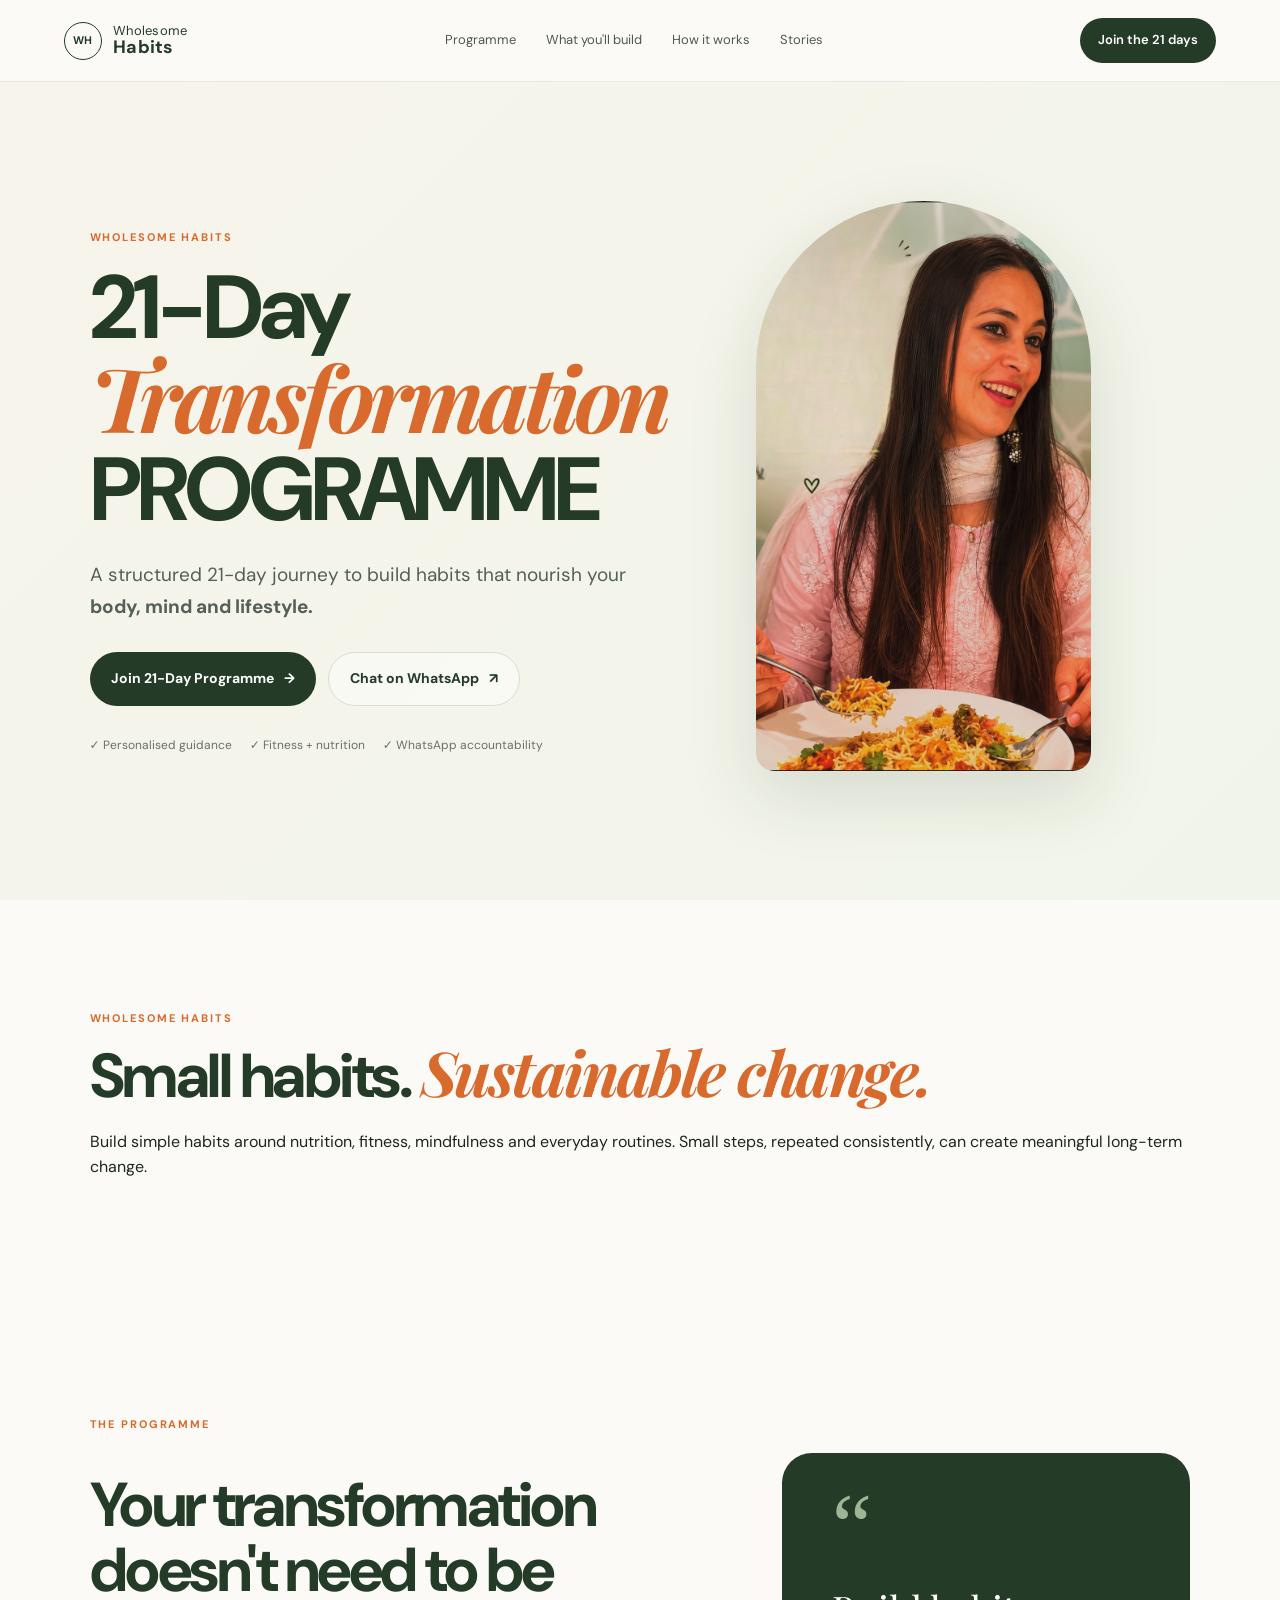
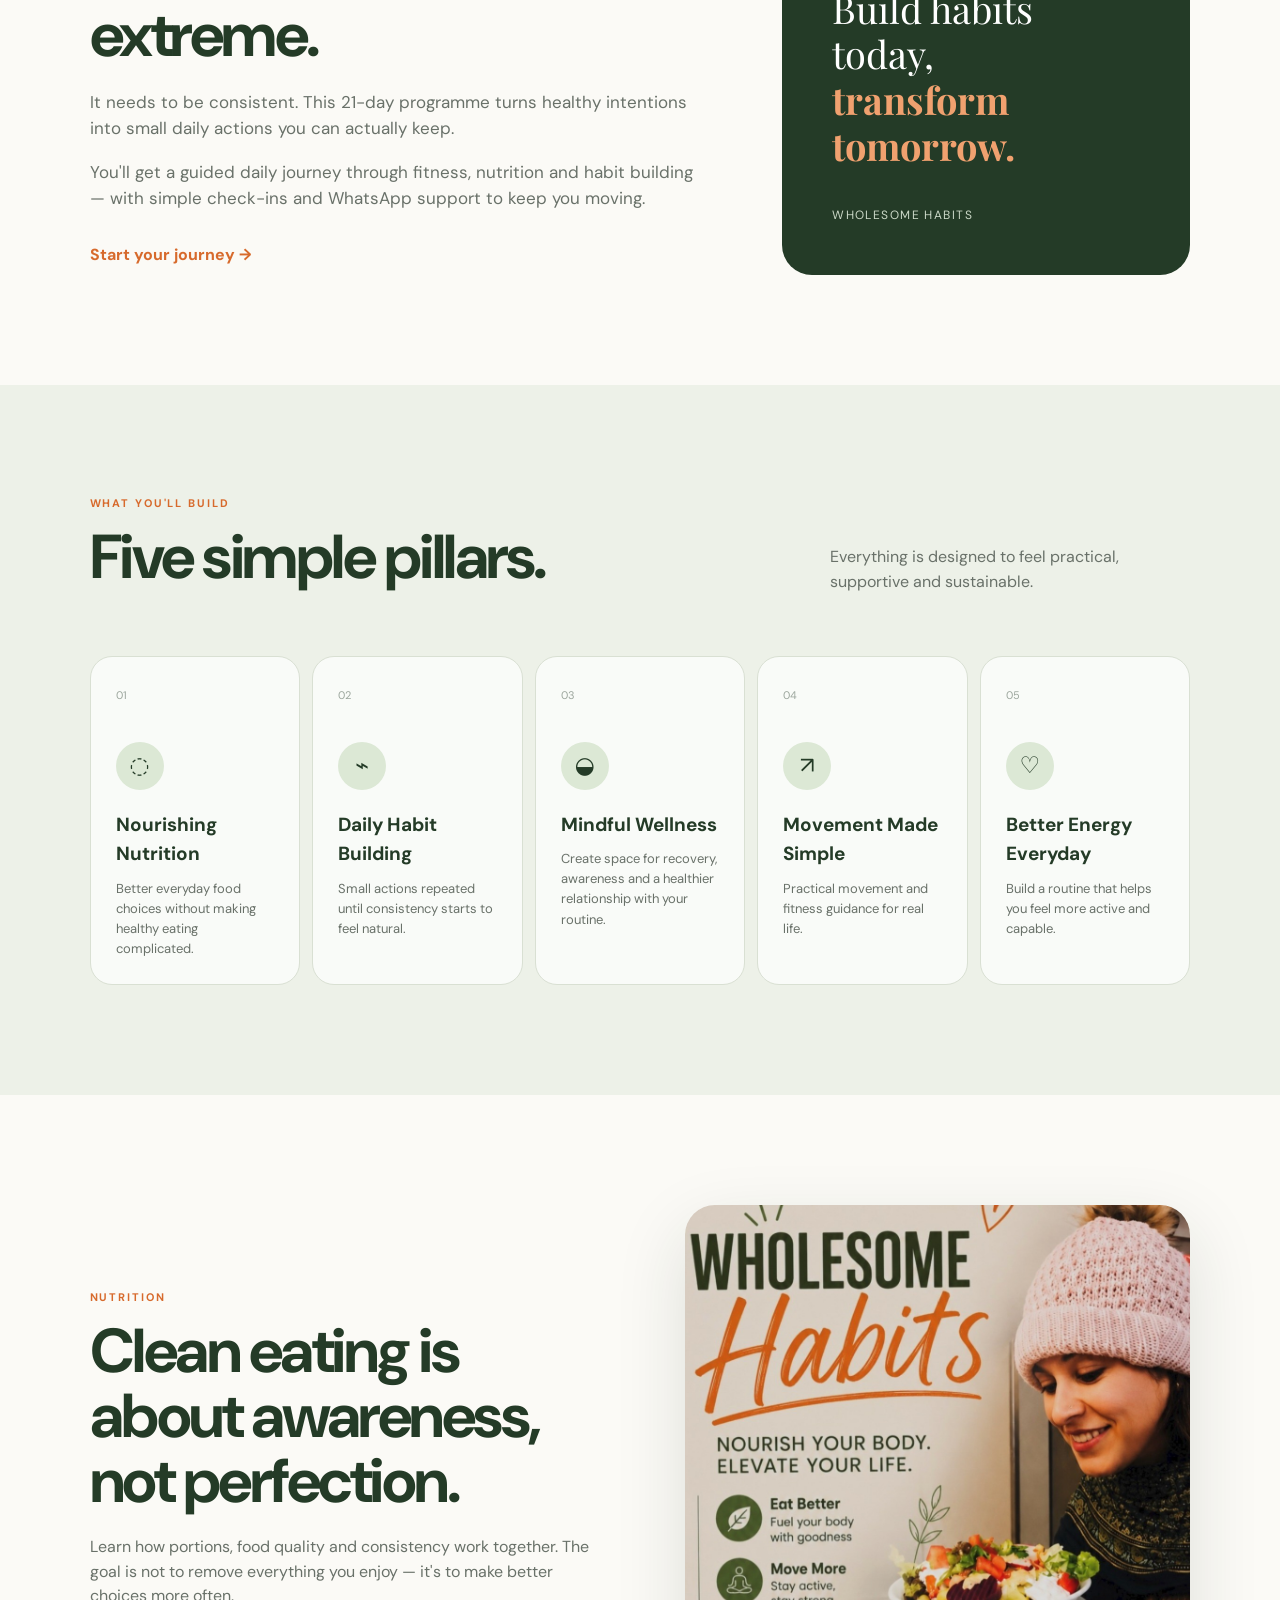
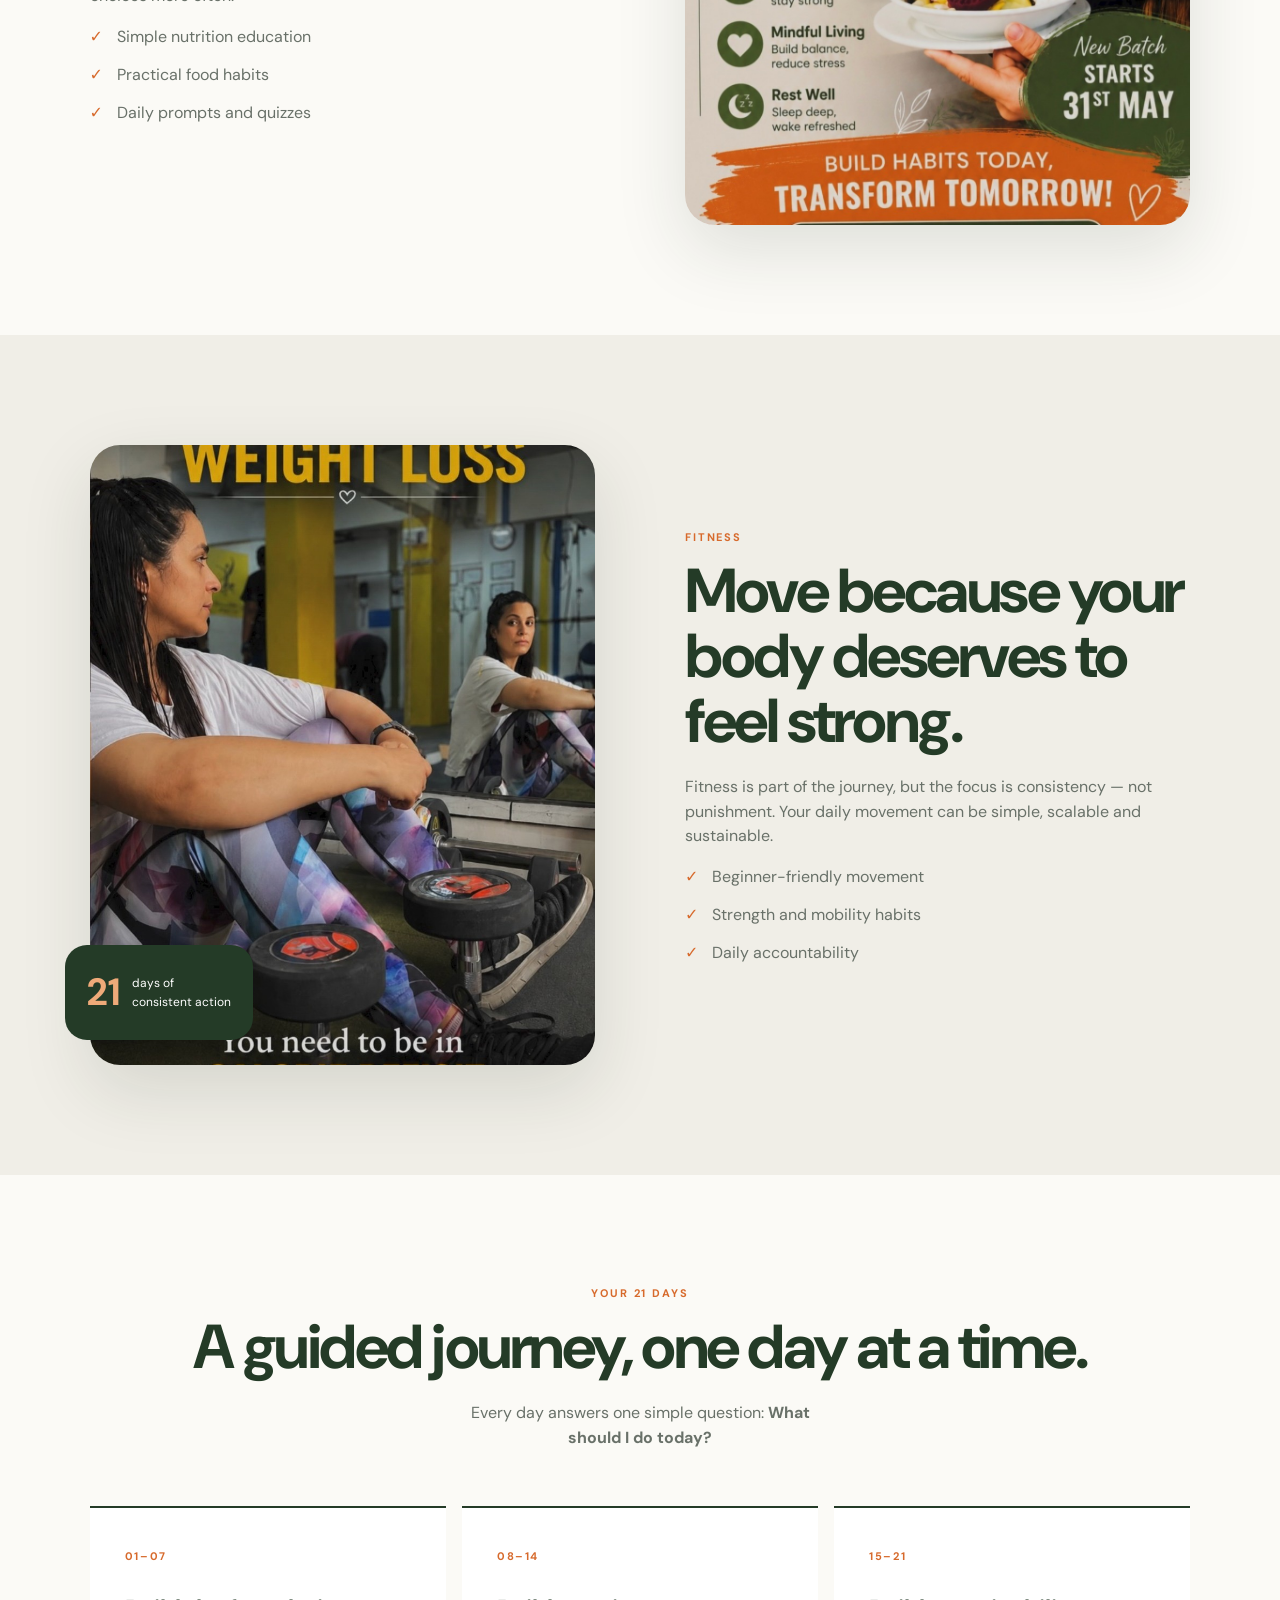
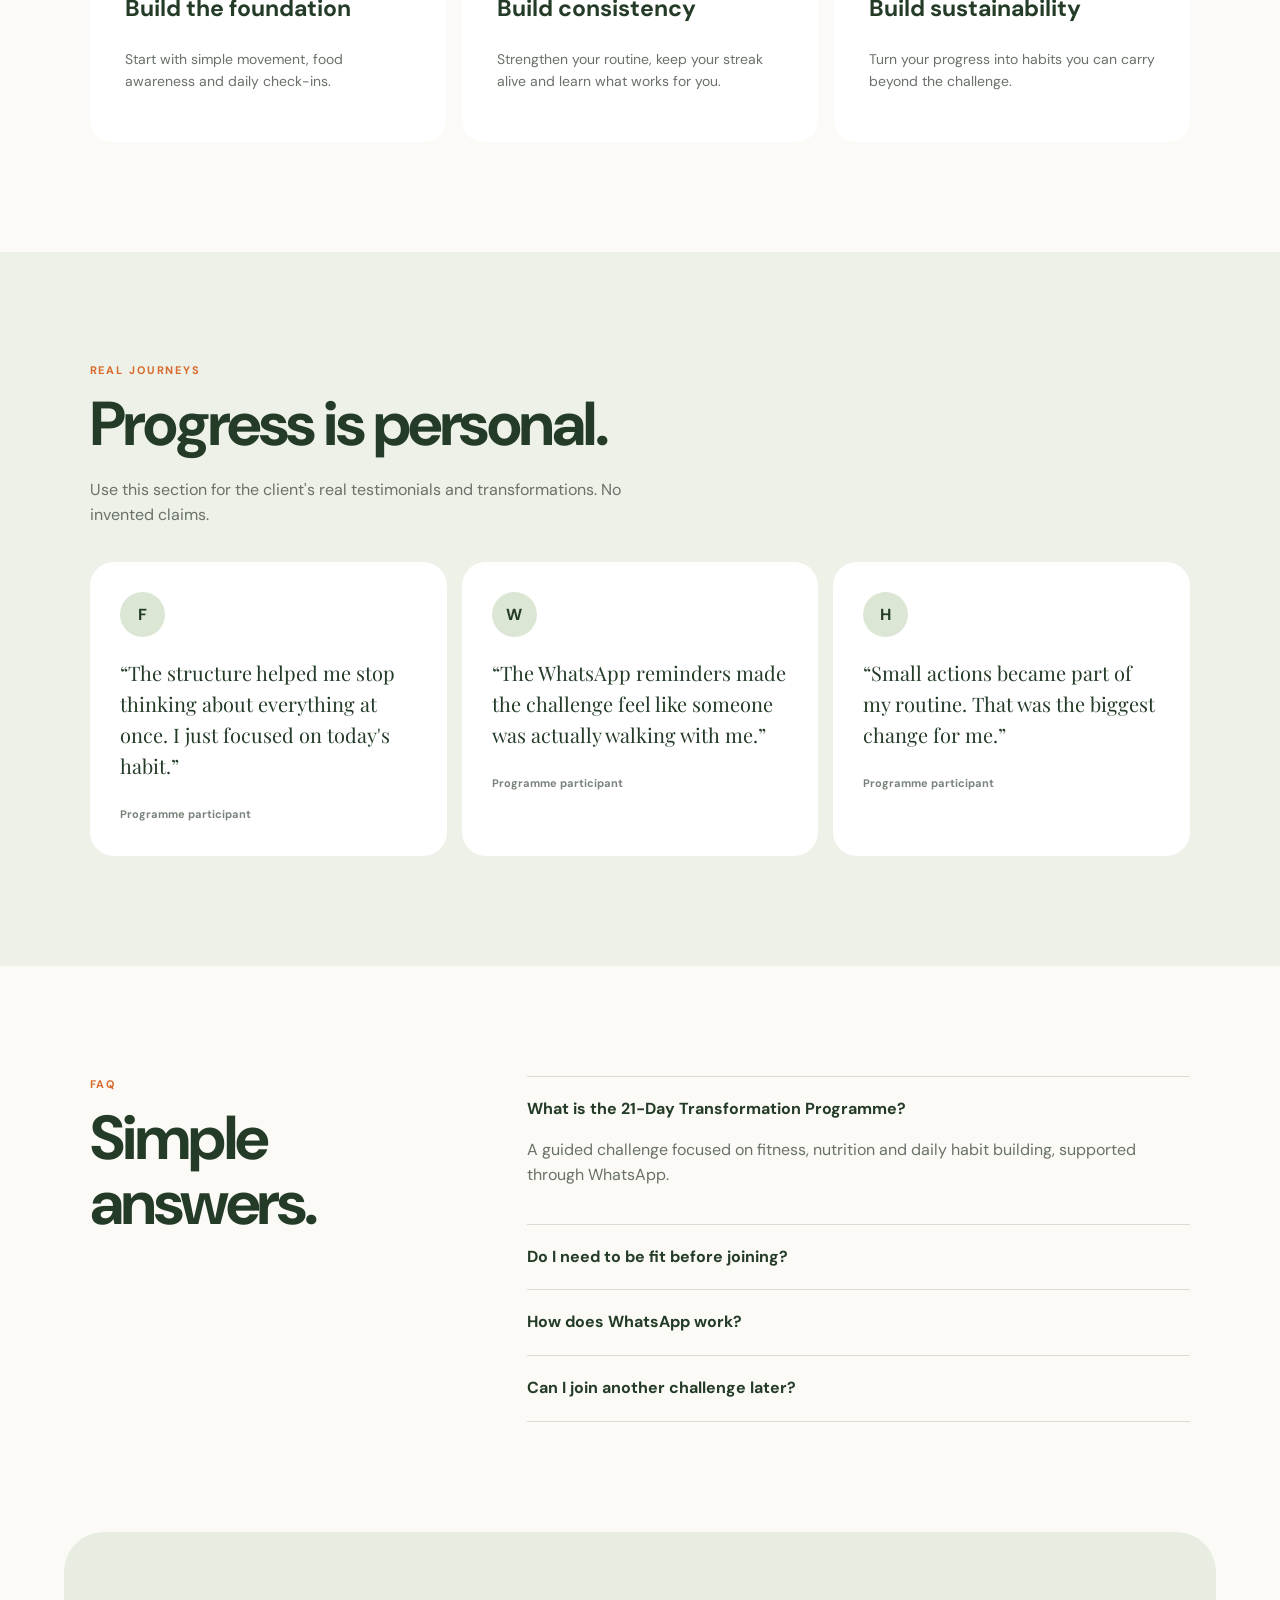
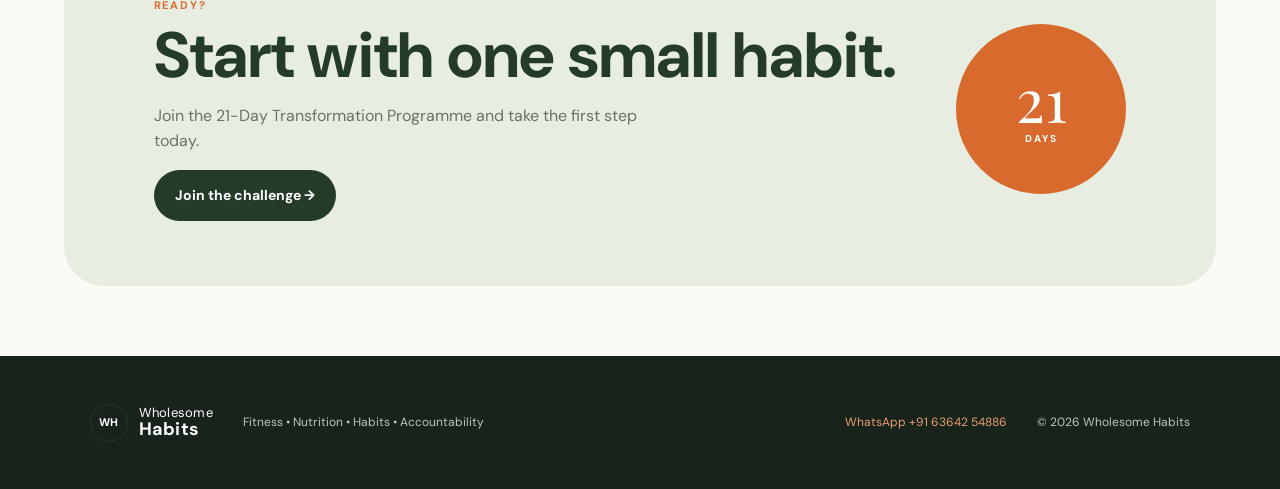
<file: index.html>
<!doctype html>
<html lang="en">

<head>
  <meta charset="utf-8" />
  <meta
    name="viewport"
    content="width=device-width, initial-scale=1, viewport-fit=cover"
  />

  <meta name="theme-color" content="#193b2b" />

  <meta
    name="description"
    content="Wholesome Habits — a 21-Day Transformation Programme for movement, nutrition and sustainable habits."
  />

  <title>Wholesome Habits | 21-Day Transformation Programme</title>

  <!-- Main stylesheet -->
  <link rel="stylesheet" href="styles.css" />

  <!-- =========================================================
       RESPONSIVE OVERRIDES
       These rules keep the desktop design and make it mobile friendly.
       ========================================================= -->
  <style>

    /* ---------- GLOBAL ---------- */

    *,
    *::before,
    *::after {
      box-sizing: border-box;
    }

    html {
      scroll-behavior: smooth;
      overflow-x: hidden;
    }

    body {
      margin: 0;
      overflow-x: hidden;
    }

    img {
      max-width: 100%;
      height: auto;
      display: block;
    }

    button,
    input,
    select {
      font: inherit;
    }

    a {
      -webkit-tap-highlight-color: transparent;
    }

    button {
      -webkit-tap-highlight-color: transparent;
    }


    /* =========================================================
       TABLET
       ========================================================= */

    @media (max-width: 900px) {

      .nav {
        padding: 16px 24px;
        gap: 16px;
      }

      .nav nav {
        gap: 18px;
      }

      .hero,
      .intro .split,
      .visual-section {
        grid-template-columns: 1fr;
      }

      .hero {
        padding: 64px 24px 56px;
        gap: 48px;
      }

      .hero-art {
        width: 100%;
        max-width: 620px;
        margin: 0 auto;
      }

      .section {
        padding-left: 24px;
        padding-right: 24px;
      }

      .pillar-grid {
        grid-template-columns: repeat(2, 1fr);
      }

      .image-stack {
        width: 100%;
        max-width: 680px;
        margin: 0 auto;
      }

      .visual-section.reverse .visual-copy {
        order: 1;
      }

      .visual-section.reverse .image-stack {
        order: 2;
      }

      .timeline {
        grid-template-columns: 1fr;
      }
    }


    /* =========================================================
       MOBILE
       ========================================================= */

    @media (max-width: 640px) {

      /* ---------- NAVIGATION ---------- */

      .nav {
        position: sticky;
        top: 0;
        z-index: 1000;

        min-height: 68px;
        padding: 12px 16px;

        background: rgba(255, 255, 255, 0.97);
        backdrop-filter: blur(12px);
        -webkit-backdrop-filter: blur(12px);
      }

      .brand {
        font-size: 14px;
        line-height: 1;
        gap: 8px;
      }

      .brand-mark {
        width: 36px;
        height: 36px;

        display: grid;
        place-items: center;

        flex: 0 0 36px;
      }

      /* Mobile dropdown */

      .nav nav {
        display: none;

        position: absolute;

        top: calc(100% + 8px);
        left: 12px;
        right: 12px;

        flex-direction: column;

        gap: 0;
        padding: 8px;

        border-radius: 16px;

        background: #ffffff;

        border: 1px solid rgba(25, 59, 43, 0.08);

        box-shadow:
          0 18px 50px rgba(25, 48, 35, 0.15);
      }

      .nav nav.is-open {
        display: flex;
      }

      .nav nav a {
        padding: 14px 16px;
        border-radius: 10px;
      }

      .nav nav a:hover {
        background: #f2f5ed;
      }

      .nav-cta {
        display: none;
      }

      /* Hamburger */

      .menu {
        display: inline-flex !important;

        margin-left: auto;

        width: 42px;
        height: 42px;

        align-items: center;
        justify-content: center;

        border: 0;
        border-radius: 12px;

        background: #193b2b;
        color: #ffffff;

        cursor: pointer;

        font-size: 20px;
        line-height: 1;
      }


      /* ---------- HERO ---------- */

      .hero {
        min-height: auto;

        padding: 48px 18px 42px;

        gap: 36px;
      }

      .hero-copy {
        width: 100%;
      }

      .eyebrow,
      .section-tag {
        font-size: 11px;
        letter-spacing: 0.14em;
      }

      .hero h1 {
        font-size: clamp(42px, 13vw, 64px);
        line-height: 0.98;

        margin: 14px 0 20px;
      }

      .hero .lead {
        font-size: 16px;
        line-height: 1.65;
      }

      /* Hero buttons */

      .hero-actions {
        display: flex;
        flex-direction: column;

        gap: 12px;

        width: 100%;
      }

      .hero-actions .btn,
      .hero-actions a {
        width: 100%;
        min-height: 52px;

        justify-content: center;
      }

      /* Proof points */

      .proof {
        display: grid;
        grid-template-columns: 1fr;

        gap: 8px;

        margin-top: 20px;
      }

      /* Hero image */

      .hero-art {
        width: 100%;
      }

      .hero-art img {
        width: 100%;

        max-height: 470px;

        object-fit: cover;

        border-radius: 22px;
      }

      .float-card {
        right: 10px;
        bottom: 10px;

        padding: 12px 14px;
      }

      .float-card b {
        font-size: 32px;
      }


      /* ---------- WHOLESOME HABITS INTRO ---------- */

      .habits-intro {
        padding: 56px 20px;

        text-align: left;
      }

      .habits-intro h2 {
        font-size: clamp(30px, 8vw, 42px);
        line-height: 1.08;
      }

      .habits-intro p {
        font-size: 16px;
        line-height: 1.7;
        max-width: 620px;
      }


      /* ---------- GENERAL SECTIONS ---------- */

      .section {
        padding-top: 58px;
        padding-bottom: 58px;
      }

      .intro .split {
        gap: 28px;
      }

      .quote-card {
        min-height: 220px;
      }

      .section-head {
        display: block;
      }

      .section-head > p {
        margin-top: 16px;
      }

      .intro h2,
      .section-head h2,
      .visual-copy h2,
      .journey h2,
      .stories h2,
      .faq h2,
      .final-cta h2 {
        font-size: clamp(30px, 8vw, 42px);
        line-height: 1.08;
      }


      /* ---------- FIVE PILLARS ---------- */

      .pillar-grid {
        grid-template-columns: 1fr;
        gap: 12px;
      }

      .pillar-grid article {
        min-height: auto;
        padding: 24px;
      }


      /* ---------- NUTRITION / FITNESS ---------- */

      .visual-section {
        gap: 32px;
      }

      .visual-copy ul {
        padding-left: 20px;
      }

      .image-stack {
        width: 100%;
      }

      .image-stack img {
        width: 100%;
        border-radius: 20px;
      }

      .stat-card {
        right: 10px;
        bottom: 10px;
      }


      /* ---------- 21 DAYS ---------- */

      .timeline {
        grid-template-columns: 1fr;
        gap: 12px;
      }

      .timeline > div {
        padding: 24px;
      }


      /* ---------- STORIES ---------- */

      .story-grid {
        grid-template-columns: 1fr;
        gap: 12px;
      }


      /* ---------- FAQ ---------- */

      .faq {
        grid-template-columns: 1fr;
        gap: 30px;
      }


      /* ---------- FINAL CTA ---------- */

      .final-cta {
        margin: 0 16px 30px;

        padding: 38px 24px;

        border-radius: 24px;

        display: flex;
        flex-direction: column;

        align-items: flex-start;

        gap: 24px;
      }

      .final-cta .orb {
        align-self: flex-end;

        width: 100px;
        height: 100px;
      }


      /* ---------- FOOTER ---------- */

      footer {
        padding: 36px 20px;

        display: grid;

        gap: 16px;
      }

      footer .brand {
        margin-bottom: 4px;
      }


      /* ---------- REGISTRATION MODAL ---------- */

      .modal {
        padding: 12px;

        align-items: flex-end;
      }

      .modal-card {
        width: 100%;

        max-height: 92vh;

        overflow-y: auto;

        border-radius: 22px 22px 12px 12px;

        padding: 24px 18px;
      }

      .modal-card h2 {
        font-size: 30px;
      }

      .two {
        grid-template-columns: 1fr;
        gap: 12px;
      }

      .modal-card input,
      .modal-card select {
        min-height: 48px;
      }

      .modal-card .btn.full {
        min-height: 52px;
      }

    }


    /* =========================================================
       SMALL PHONES
       ========================================================= */

    @media (max-width: 380px) {

      .hero {
        padding-left: 14px;
        padding-right: 14px;
      }

      .section {
        padding-left: 16px;
        padding-right: 16px;
      }

      .hero h1 {
        font-size: 42px;
      }

      .final-cta {
        margin-left: 10px;
        margin-right: 10px;
      }

    }


    /* =========================================================
       MOBILE HERO OVERRIDE
       ========================================================= */

    .mobile-hero {
      display: none;
    }

    @media (max-width: 640px) {
      /* Show the dedicated phone hero */
      .mobile-hero {
        display: block;
        width: 100%;
        background: #f7f3e9;
        overflow: hidden;
      }

      /* Hide the desktop two-column hero only */
      .hero {
        display: none !important;
      }

      .mobile-hero-image {
        width: 100%;
        background: #eeeae0;
        overflow: hidden;
      }

      .mobile-hero-image img {
        display: block;
        width: 100%;
        height: auto;
        max-width: none;
        object-fit: cover;
      }

      .mobile-hero-content {
        width: 100%;
        padding: 34px 20px 38px;
        text-align: center;
      }

      .mobile-eyebrow {
        margin: 0 0 14px;
        color: #e66a25;
        font-family: Arial, sans-serif;
        font-size: 12px;
        font-weight: 700;
        letter-spacing: 3px;
      }

      .mobile-hero-content h1 {
        margin: 0;
        color: #193b2b;
        font-family: Georgia, "Times New Roman", serif;
        font-size: clamp(42px, 12vw, 58px);
        font-weight: 500;
        line-height: .98;
      }

      .mobile-hero-content h1 span {
        display: block;
        margin-top: 4px;
        font-style: italic;
        font-weight: 600;
      }

      .mobile-hero-content h1 small {
        display: block;
        margin-top: 16px;
        font-family: Arial, sans-serif;
        font-size: 18px;
        font-weight: 500;
        letter-spacing: 6px;
      }

      .mobile-divider {
        display: flex;
        align-items: center;
        gap: 10px;
        width: 100%;
        margin: 22px auto 18px;
      }

      .mobile-divider span {
        height: 1px;
        flex: 1;
        background: #df6a28;
      }

      .mobile-divider b {
        color: #df6a28;
        font-size: 17px;
      }

      .mobile-description {
        max-width: 430px;
        margin: 0 auto;
        color: #405247;
        font-family: Arial, sans-serif;
        font-size: 16px;
        line-height: 1.65;
      }

      .mobile-description strong {
        color: #193b2b;
      }

      .mobile-actions {
        display: flex;
        flex-direction: column;
        gap: 11px;
        width: 100%;
        margin-top: 24px;
      }

      .mobile-actions button,
      .mobile-actions a {
        display: flex;
        align-items: center;
        justify-content: center;
        width: 100%;
        min-height: 52px;
        padding: 13px 16px;
        border-radius: 28px;
        font-family: Arial, sans-serif;
        font-size: 13px;
        font-weight: 700;
        letter-spacing: .35px;
        text-decoration: none;
      }

      .mobile-primary-btn {
        border: 0;
        background: #e9651f;
        color: #fff;
        cursor: pointer;
      }

      .mobile-primary-btn span {
        margin-left: 8px;
      }

      .mobile-whatsapp-btn {
        background: #fff;
        color: #193b2b;
        border: 1px solid #c8d0b9;
      }

      .mobile-whatsapp-btn span {
        margin-right: 8px;
        color: #25d366;
        font-size: 17px;
      }

      .mobile-note {
        margin: 17px 0 0;
        color: #68756b;
        font-family: Arial, sans-serif;
        font-size: 12px;
        line-height: 1.5;
      }
    }

    @media (max-width: 380px) {
      .mobile-hero-content {
        padding: 28px 16px 34px;
      }

      .mobile-hero-content h1 {
        font-size: 40px;
      }

      .mobile-hero-content h1 small {
        font-size: 16px;
        letter-spacing: 5px;
      }
    }

  </style>
</head>


<body>

  <!-- =========================================================
       NAVIGATION
       ========================================================= -->

  <header class="nav">

    <a class="brand" href="#top">
      <span class="brand-mark">WH</span>

      <span>
        Wholesome<br />
        <b>Habits</b>
      </span>
    </a>


    <nav id="siteNav">

      <a href="#program">
        Programme
      </a>

      <a href="#pillars">
        What you'll build
      </a>

      <a href="#journey">
        How it works
      </a>

      <a href="#stories">
        Stories
      </a>

    </nav>


    <button
      class="nav-cta"
      data-open-register
    >
      Join the 21 days
    </button>


    <button
      class="menu"
      id="menuButton"
      aria-label="Open menu"
      aria-expanded="false"
      type="button"
    >
      ☰
    </button>

  </header>


  <!-- =========================================================
       MAIN CONTENT
       ========================================================= -->

  <main id="top">


    <!-- =======================================================
         MOBILE HERO
         Shown only on phones. Desktop hero remains unchanged.
         ======================================================= -->
    <section class="mobile-hero" aria-label="21-Day Transformation Programme">
      <div class="mobile-hero-image">
        <img
          src="assets/21-day-client.jpg"
          onerror="this.src='assets/21-day-transformation.jpg'"
          alt="Wholesome Habits 21-Day Transformation Programme"
        />
      </div>

      <div class="mobile-hero-content">
        <p class="mobile-eyebrow">WHOLESOME HABITS</p>

        <h1>
          21-Day
          <span>Transformation</span>
          <small>PROGRAMME</small>
        </h1>

        <div class="mobile-divider" aria-hidden="true">
          <span></span>
          <b>✦</b>
          <span></span>
        </div>

        <p class="mobile-description">
          A structured 21-day journey to build habits that nourish your
          <strong>body, mind and lifestyle.</strong>
        </p>

        <div class="mobile-actions">
          <button class="mobile-primary-btn" data-open-register type="button">
            JOIN 21-DAY PROGRAMME <span>→</span>
          </button>

          <a
            class="mobile-whatsapp-btn"
            href="https://wa.me/9535224317?text=Hi%20Wholesome%20Habits%2C%20I%27m%20interested%20in%20the%2021-Day%20Transformation%20Programme."
            target="_blank"
            rel="noopener"
          >
            <span>◉</span> CHAT ON WHATSAPP
          </a>
        </div>

        <p class="mobile-note">
          ✓ Personalised guidance &nbsp; ✓ Fitness + nutrition
        </p>
      </div>
    </section>


    <!-- =======================================================
         DESKTOP / TABLET HERO
         Hidden on phones and replaced by the mobile hero above.
         ======================================================= -->

    <section class="hero hero-blended">

      <div class="hero-copy">

        <p class="eyebrow">WHOLESOME HABITS</p>

        <h1>
          21-Day<br />
          <em>Transformation</em><br />
          <span class="hero-programme">PROGRAMME</span>
        </h1>

        <p class="lead">
          A structured 21-day journey to build habits that nourish
          your <strong>body, mind and lifestyle.</strong>
        </p>

        <div class="hero-actions">

          <button
            class="btn primary"
            data-open-register
            type="button"
          >
            Join 21-Day Programme
            <span>→</span>
          </button>

          <a
            class="btn ghost"
            id="heroWa"
            href="https://wa.me/916364254886"
            target="_blank"
            rel="noopener"
          >
            Chat on WhatsApp
            <span>↗</span>
          </a>

        </div>

        <div class="proof">
          <span>✓ Personalised guidance</span>
          <span>✓ Fitness + nutrition</span>
          <span>✓ WhatsApp accountability</span>
        </div>

      </div>

      <div class="hero-art hero-blend-art">

        <div class="hero-image-glow"></div>

        <img
          src="assets/21-day-client.jpg" onerror="this.src='assets/21-day-transformation.jpg'"
          alt="Wholesome Habits 21-Day Transformation Programme"
        />

        <!-- <div class="blend-badge">
          <b>21</b>
          <span>DAY<br />TRANSFORMATION</span>
        </div> -->

      </div>

    </section>


    <!-- =======================================================
         WHOLESOME HABITS INTRO
         ======================================================= -->

    <section class="habits-intro section">

      <div class="section-tag">
        WHOLESOME HABITS
      </div>

      <h2>
        Small habits.
        <em>Sustainable change.</em>
      </h2>

      <p>
        Build simple habits around nutrition, fitness,
        mindfulness and everyday routines.
        Small steps, repeated consistently,
        can create meaningful long-term change.
      </p>

    </section>



    <!-- =======================================================
         PROGRAMME
         ======================================================= -->

    <section
      class="intro section"
      id="program"
    >

      <div class="section-tag">
        THE PROGRAMME
      </div>


      <div class="split">

        <div>

          <h2>
            Your transformation doesn't need to be extreme.
          </h2>

          <p>
            It needs to be consistent.
            This 21-day programme turns healthy intentions
            into small daily actions you can actually keep.
          </p>

          <p>
            You'll get a guided daily journey through
            fitness, nutrition and habit building —
            with simple check-ins and WhatsApp support
            to keep you moving.
          </p>

          <button
            class="text-btn"
            data-open-register
            type="button"
          >
            Start your journey →
          </button>

        </div>


        <div class="quote-card">

          <div class="quote-mark">
            “
          </div>

          <p>
            Build habits today,<br />
            <strong>
              transform tomorrow.
            </strong>
          </p>

          <span>
            Wholesome Habits
          </span>

        </div>

      </div>

    </section>



    <!-- =======================================================
         FIVE PILLARS
         ======================================================= -->

    <section
      class="pillars section"
      id="pillars"
    >

      <div class="section-head">

        <div>

          <div class="section-tag">
            WHAT YOU'LL BUILD
          </div>

          <h2>
            Five simple pillars.
          </h2>

        </div>

        <p>
          Everything is designed to feel practical,
          supportive and sustainable.
        </p>

      </div>


      <div class="pillar-grid">


        <article>

          <span>01</span>

          <i>◌</i>

          <h3>
            Nourishing Nutrition
          </h3>

          <p>
            Better everyday food choices without
            making healthy eating complicated.
          </p>

        </article>


        <article>

          <span>02</span>

          <i>⌁</i>

          <h3>
            Daily Habit Building
          </h3>

          <p>
            Small actions repeated until consistency
            starts to feel natural.
          </p>

        </article>


        <article>

          <span>03</span>

          <i>◒</i>

          <h3>
            Mindful Wellness
          </h3>

          <p>
            Create space for recovery, awareness
            and a healthier relationship with your routine.
          </p>

        </article>


        <article>

          <span>04</span>

          <i>↗</i>

          <h3>
            Movement Made Simple
          </h3>

          <p>
            Practical movement and fitness guidance
            for real life.
          </p>

        </article>


        <article>

          <span>05</span>

          <i>♡</i>

          <h3>
            Better Energy Everyday
          </h3>

          <p>
            Build a routine that helps you feel
            more active and capable.
          </p>

        </article>


      </div>

    </section>



    <!-- =======================================================
         NUTRITION
         ======================================================= -->

    <section class="visual-section section">

      <div class="visual-copy">

        <div class="section-tag">
          NUTRITION
        </div>

        <h2>
          Clean eating is about awareness,
          not perfection.
        </h2>

        <p>
          Learn how portions, food quality and consistency
          work together. The goal is not to remove
          everything you enjoy — it's to make better
          choices more often.
        </p>

        <ul>

          <li>
            Simple nutrition education
          </li>

          <li>
            Practical food habits
          </li>

          <li>
            Daily prompts and quizzes
          </li>

        </ul>

      </div>


      <div class="image-stack">

        <img
          src="assets/clean-eating.jpg"
          alt="Nutrition coaching"
        />

      </div>

    </section>



    <!-- =======================================================
         FITNESS
         ======================================================= -->

    <section
      class="visual-section reverse section"
    >

      <div class="visual-copy">

        <div class="section-tag">
          FITNESS
        </div>

        <h2>
          Move because your body deserves
          to feel strong.
        </h2>

        <p>
          Fitness is part of the journey,
          but the focus is consistency —
          not punishment.
          Your daily movement can be simple,
          scalable and sustainable.
        </p>

        <ul>

          <li>
            Beginner-friendly movement
          </li>

          <li>
            Strength and mobility habits
          </li>

          <li>
            Daily accountability
          </li>

        </ul>

      </div>


      <div class="image-stack">

        <img
          src="assets/fitness-calorie.jpg"
          alt="Fitness training"
        />

        <div class="stat-card">

          <b>21</b>

          <span>
            days of<br />
            consistent action
          </span>

        </div>

      </div>

    </section>



    <!-- =======================================================
         21 DAY JOURNEY
         ======================================================= -->

    <section
      class="journey section"
      id="journey"
    >

      <div class="section-head centered">

        <div>

          <div class="section-tag">
            YOUR 21 DAYS
          </div>

          <h2>
            A guided journey,
            one day at a time.
          </h2>

        </div>

        <p>
          Every day answers one simple question:
          <strong>
            What should I do today?
          </strong>
        </p>

      </div>


      <div class="timeline">


        <div>

          <b>
            01–07
          </b>

          <h3>
            Build the foundation
          </h3>

          <p>
            Start with simple movement,
            food awareness and daily check-ins.
          </p>

        </div>


        <div>

          <b>
            08–14
          </b>

          <h3>
            Build consistency
          </h3>

          <p>
            Strengthen your routine,
            keep your streak alive and
            learn what works for you.
          </p>

        </div>


        <div>

          <b>
            15–21
          </b>

          <h3>
            Build sustainability
          </h3>

          <p>
            Turn your progress into habits
            you can carry beyond the challenge.
          </p>

        </div>


      </div>

    </section>



    <!-- =======================================================
         REAL JOURNEYS / STORIES
         ======================================================= -->

    <section
      class="stories section"
      id="stories"
    >

      <div class="section-tag">
        REAL JOURNEYS
      </div>

      <h2>
        Progress is personal.
      </h2>

      <p class="sub">
        Use this section for the client's real
        testimonials and transformations.
        No invented claims.
      </p>


      <div class="story-grid">


        <article>

          <div class="avatar">
            F
          </div>

          <p>
            “The structure helped me stop thinking
            about everything at once.
            I just focused on today's habit.”
          </p>

          <b>
            Programme participant
          </b>

        </article>


        <article>

          <div class="avatar">
            W
          </div>

          <p>
            “The WhatsApp reminders made the challenge
            feel like someone was actually walking with me.”
          </p>

          <b>
            Programme participant
          </b>

        </article>


        <article>

          <div class="avatar">
            H
          </div>

          <p>
            “Small actions became part of my routine.
            That was the biggest change for me.”
          </p>

          <b>
            Programme participant
          </b>

        </article>


      </div>

    </section>



    <!-- =======================================================
         FAQ
         ======================================================= -->

    <section
      class="faq section"
      id="faq"
    >

      <div>

        <div class="section-tag">
          FAQ
        </div>

        <h2>
          Simple answers.
        </h2>

      </div>


      <div class="faq-list">


        <details open>

          <summary>
            What is the 21-Day Transformation Programme?
          </summary>

          <p>
            A guided challenge focused on fitness,
            nutrition and daily habit building,
            supported through WhatsApp.
          </p>

        </details>


        <details>

          <summary>
            Do I need to be fit before joining?
          </summary>

          <p>
            No. The programme is designed around
            practical, scalable habits.
            Exact fitness guidance should be based
            on the coach's approved programme.
          </p>

        </details>


        <details>

          <summary>
            How does WhatsApp work?
          </summary>

          <p>
            After registration, you'll continue to
            WhatsApp where the onboarding and daily
            challenge flow can be automated through
            the client's WhatsApp Business Platform.
          </p>

        </details>


        <details>

          <summary>
            Can I join another challenge later?
          </summary>

          <p>
            Yes. The platform is designed so the coach
            can create different 7, 12, 14 or 21-day
            programmes.
          </p>

        </details>


      </div>

    </section>



    <!-- =======================================================
         FINAL CTA
         ======================================================= -->

    <section class="final-cta">

      <div>

        <div class="section-tag">
          READY?
        </div>

        <h2>
          Start with one small habit.
        </h2>

        <p>
          Join the 21-Day Transformation Programme
          and take the first step today.
        </p>

        <button
          class="btn dark"
          data-open-register
          type="button"
        >
          Join the challenge →
        </button>

      </div>


      <div class="orb">

        21

        <br />

        <small>
          DAYS
        </small>

      </div>

    </section>


  </main>



  <!-- =========================================================
       FOOTER
       ========================================================= -->

  <footer>

    <div class="brand">

      <span class="brand-mark">
        WH
      </span>

      <span>
        Wholesome<br />
        <b>Habits</b>
      </span>

    </div>

    <p>
      Fitness • Nutrition • Habits • Accountability
    </p>

    <a
      href="https://wa.me/916364254886"
      target="_blank"
      rel="noopener"
    >
      WhatsApp +91 63642 54886
    </a>

    <span>
      © 2026 Wholesome Habits
    </span>

  </footer>



  <!-- =========================================================
       REGISTRATION MODAL
       ========================================================= -->

  <div
    class="modal"
    id="registerModal"
    aria-hidden="true"
  >

    <div class="modal-card">

      <button
        class="close"
        data-close
        type="button"
        aria-label="Close registration"
      >
        ×
      </button>


      <div class="section-tag">
        JOIN THE PROGRAMME
      </div>

      <h2>
        Let's get you started.
      </h2>

      <p>
        Register once, then continue your onboarding
        on WhatsApp.
      </p>


      <form id="registerForm">


        <div class="two">

          <label>

            First name

            <input
              name="firstName"
              required
              placeholder="Priya"
            />

          </label>


          <label>

            Last name

            <input
              name="lastName"
              placeholder="Sharma"
            />

          </label>

        </div>


        <label>

          WhatsApp number

          <input
            name="phone"
            required
            inputmode="tel"
            placeholder="6364254886"
          />

        </label>


        <label>

          Email
          <span>
            (optional)
          </span>

          <input
            name="email"
            type="email"
            placeholder="you@example.com"
          />

        </label>


        <label>

          What is your main goal?

          <select name="goal">

            <option>
              Build healthier habits
            </option>

            <option>
              Improve fitness
            </option>

            <option>
              Eat healthier
            </option>

            <option>
              Weight management
            </option>

            <option>
              General wellness
            </option>

          </select>

        </label>


        <label class="consent">

          <input
            type="checkbox"
            name="whatsappConsent"
            required
          />

          <span>
            I agree to receive challenge onboarding
            and relevant programme communication
            on WhatsApp.
          </span>

        </label>


        <button
          class="btn primary full"
          type="submit"
        >
          Join & continue to WhatsApp →
        </button>


        <p class="form-note">
          Your details are used to register you for
          the programme and start your WhatsApp journey.
        </p>

      </form>



      <!-- SUCCESS MESSAGE -->

      <div
        class="success"
        id="success"
      >

        <div class="success-icon">
          ✓
        </div>

        <h3>
          You're registered! 🎉
        </h3>

        <p>
          Your personalized WhatsApp message is ready.
          Tap below to continue the onboarding.
        </p>


        <a
          class="btn primary full"
          id="continueWa"
          target="_blank"
          rel="noopener"
        >
          Continue on WhatsApp →
        </a>


        <button
          class="btn ghost full"
          data-close
          type="button"
        >
          Back to website
        </button>

      </div>

    </div>

  </div>



  <!-- =========================================================
       MOBILE NAVIGATION SCRIPT
       ========================================================= -->

  <script>

    document.addEventListener(
      "DOMContentLoaded",
      function () {

        const menuButton =
          document.getElementById("menuButton");

        const siteNav =
          document.getElementById("siteNav");


        if (!menuButton || !siteNav) {
          return;
        }


        /* Open / close menu */

        menuButton.addEventListener(
          "click",
          function () {

            const isOpen =
              siteNav.classList.toggle("is-open");


            menuButton.setAttribute(
              "aria-expanded",
              String(isOpen)
            );


            menuButton.setAttribute(
              "aria-label",
              isOpen
                ? "Close menu"
                : "Open menu"
            );


            menuButton.textContent =
              isOpen ? "×" : "☰";

          }
        );


        /* Close menu after clicking a link */

        siteNav
          .querySelectorAll("a")
          .forEach(function (link) {

            link.addEventListener(
              "click",
              function () {

                siteNav.classList.remove(
                  "is-open"
                );


                menuButton.setAttribute(
                  "aria-expanded",
                  "false"
                );


                menuButton.setAttribute(
                  "aria-label",
                  "Open menu"
                );


                menuButton.textContent =
                  "☰";

              }
            );

          });


        /* Close menu if user clicks outside */

        document.addEventListener(
          "click",
          function (event) {

            const clickedInsideNav =
              siteNav.contains(event.target);

            const clickedMenu =
              menuButton.contains(event.target);


            if (
              !clickedInsideNav &&
              !clickedMenu
            ) {

              siteNav.classList.remove(
                "is-open"
              );


              menuButton.setAttribute(
                "aria-expanded",
                "false"
              );


              menuButton.setAttribute(
                "aria-label",
                "Open menu"
              );


              menuButton.textContent =
                "☰";

            }

          }
        );

      }
    );

  </script>


  <!-- Existing registration / WhatsApp functionality -->
  <script src="app.js"></script>

</body>

</html>
</file>
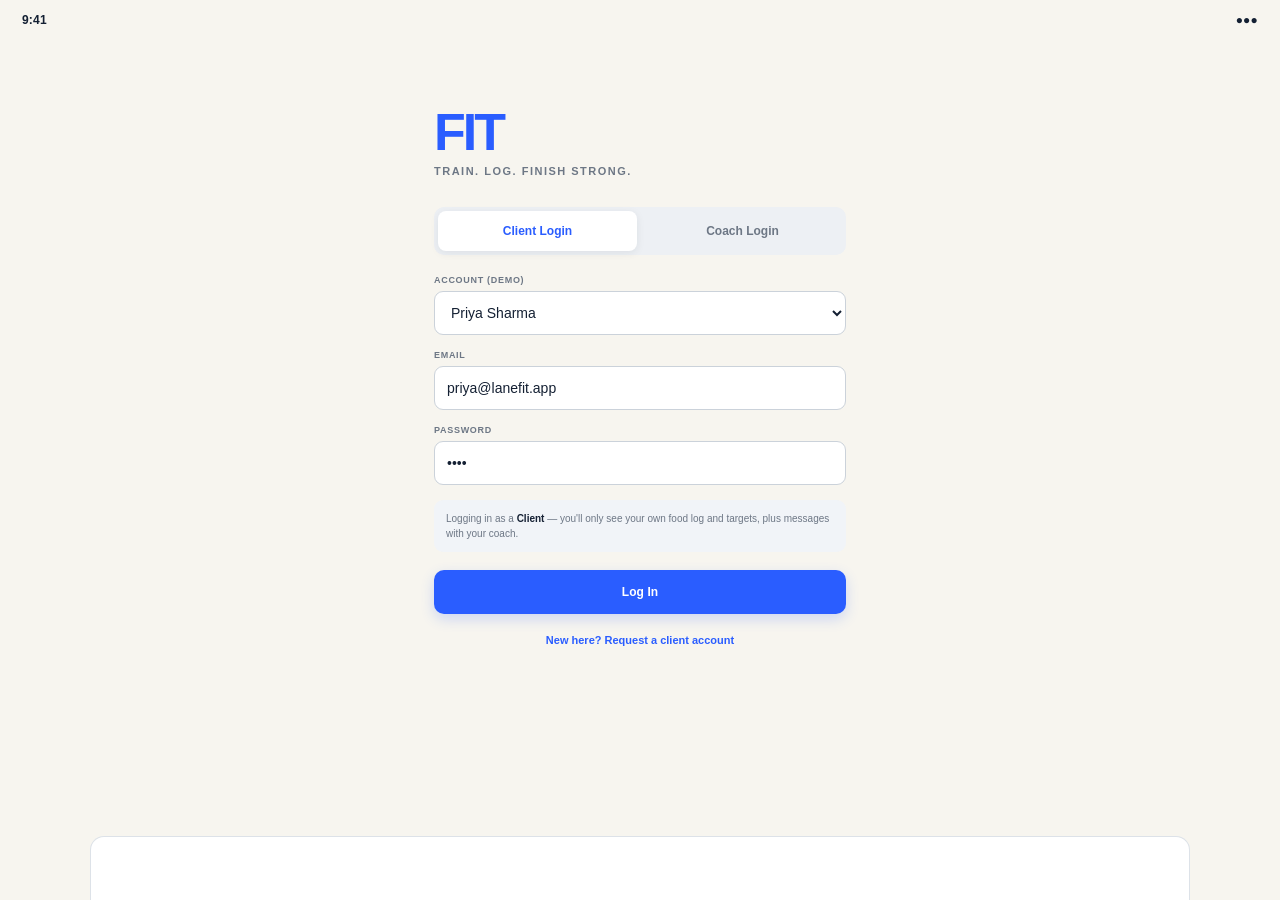
<file: prototype/index.html>
<!DOCTYPE html>
<html lang="en">
<head>
<meta charset="UTF-8">
<meta name="viewport" content="width=device-width, initial-scale=1.0">
<title>Fitness Coaching App Prototype</title>
<link rel="stylesheet" href="style.css">
</head>
<body>

<div class="device" id="device">
  <div id="statusRow" class="status"><span>9:41</span><span>&#9679;&#9679;&#9679;</span></div>
  <div class="screen" id="screen"></div>
  <div class="tabbar" id="tabbar"></div>
</div>

<script src="script.js"></script>
</body>
</html>
</file>
<file: styles.css>
@import url('https://fonts.googleapis.com/css2?family=DM+Sans:wght@400;500;600;700&family=Playfair+Display:ital,wght@0,500;0,600;1,600&display=swap');
:root{--green:#243b27;--green2:#365a37;--sage:#dfe8d8;--cream:#f7f4eb;--paper:#fbfaf6;--orange:#d76a2c;--ink:#1d261f;--muted:#697169;--line:#d9ddd2;--white:#fff;--shadow:0 25px 70px rgba(31,48,32,.13)}*{box-sizing:border-box}html{scroll-behavior:smooth}body{margin:0;background:var(--paper);color:var(--ink);font-family:'DM Sans',system-ui,sans-serif;line-height:1.55}a{text-decoration:none;color:inherit}button,input,select{font:inherit}button{cursor:pointer;border:0}.nav{height:82px;padding:0 5vw;display:flex;align-items:center;justify-content:space-between;background:rgba(251,250,246,.92);backdrop-filter:blur(14px);position:sticky;top:0;z-index:20;border-bottom:1px solid rgba(36,59,39,.08)}.brand{display:flex;align-items:center;gap:11px;font-size:13px;line-height:1.05;color:var(--green);letter-spacing:.02em}.brand b{font-size:18px}.brand-mark{width:38px;height:38px;border:1.5px solid var(--green);border-radius:50%;display:grid;place-items:center;font-size:11px;font-weight:700}.nav nav{display:flex;gap:30px;font-size:13px;color:#4f5a51}.nav nav a:hover{color:var(--green)}.nav-cta{background:var(--green);color:white;padding:12px 18px;border-radius:999px;font-weight:600;font-size:13px}.menu{display:none;background:none;font-size:24px;color:var(--green)}.hero{min-height:calc(100vh - 82px);padding:70px 7vw 80px;display:grid;grid-template-columns:1fr .85fr;gap:60px;align-items:center;background:linear-gradient(135deg,#f7f4eb 0%,#f1f5e9 100%);overflow:hidden}.eyebrow,.section-tag{font-size:11px;letter-spacing:.17em;font-weight:700;color:var(--orange)}.hero h1{font-size:clamp(54px,7vw,94px);line-height:.98;letter-spacing:-.055em;margin:18px 0 25px;color:var(--green)}h1 em,h2 em{font-family:'Playfair Display',serif;color:var(--orange)}.lead{font-size:19px;line-height:1.65;max-width:650px;color:#536057}.hero-actions{display:flex;gap:12px;flex-wrap:wrap;margin:30px 0}.btn{display:inline-flex;align-items:center;justify-content:center;gap:10px;padding:15px 21px;border-radius:999px;font-weight:700;font-size:14px;transition:.2s}.btn:hover{transform:translateY(-2px)}.primary{background:var(--green);color:white}.ghost{border:1px solid var(--line);color:var(--green);background:rgba(255,255,255,.5)}.light{background:white;color:var(--green)}.dark{background:var(--green);color:white}.proof{display:flex;gap:18px;flex-wrap:wrap;color:#687169;font-size:12px}.hero-art{position:relative;min-height:570px;display:grid;place-items:center}.hero-art .shape{position:absolute;width:80%;aspect-ratio:1;border-radius:50%;background:#dce8d4;right:0;top:5%;filter:blur(1px)}.hero-art img{position:relative;width:min(420px,85%);height:570px;object-fit:cover;border-radius:220px 220px 24px 24px;box-shadow:var(--shadow);z-index:2}.float-card{position:absolute;z-index:3;bottom:30px;left:2%;background:white;border-radius:20px;padding:16px 20px;box-shadow:var(--shadow);display:flex;gap:12px;align-items:center}.float-card b{font-family:'Playfair Display',serif;font-size:42px;color:var(--orange);line-height:1}.float-card span{font-size:12px;color:#556056}.ticker{display:grid;grid-template-columns:repeat(5,1fr);background:var(--green);color:white;padding:16px 7vw;font-size:10px;letter-spacing:.15em;font-weight:700;text-align:center}.section{padding:110px 7vw}.intro{background:var(--paper)}.split{display:grid;grid-template-columns:1.2fr .8fr;gap:80px;margin-top:20px;align-items:center}.split h2,.section h2{font-size:clamp(38px,5vw,62px);line-height:1.05;letter-spacing:-.04em;margin:12px 0 22px;color:var(--green)}.split p{max-width:650px;color:var(--muted);font-size:17px}.text-btn{background:none;color:var(--orange);font-weight:700;padding:0;margin-top:15px}.quote-card{background:var(--green);color:white;padding:50px;border-radius:30px;min-height:330px;display:flex;flex-direction:column;justify-content:center}.quote-mark{font-family:serif;font-size:90px;line-height:.5;color:#9fb695}.quote-card p{font-family:'Playfair Display',serif;font-size:38px;line-height:1.2;color:white}.quote-card strong{color:#f0a16f}.quote-card span{font-size:12px;letter-spacing:.12em;text-transform:uppercase;color:#cbd8c7}.pillars{background:#edf1e8}.section-head{display:flex;justify-content:space-between;gap:50px;align-items:end;margin-bottom:45px}.section-head>p{max-width:360px;color:var(--muted)}.pillar-grid{display:grid;grid-template-columns:repeat(5,1fr);gap:12px}.pillar-grid article{background:rgba(255,255,255,.7);padding:25px;border:1px solid #d9e0d3;min-height:280px;border-radius:22px;position:relative}.pillar-grid article>span{font-size:11px;color:#9ca69d}.pillar-grid i{font-style:normal;display:grid;place-items:center;width:48px;height:48px;background:#dce8d5;border-radius:50%;font-size:23px;color:var(--green);margin:35px 0 20px}.pillar-grid h3{font-size:19px;margin:0 0 10px;color:var(--green)}.pillar-grid p{font-size:13px;color:var(--muted);margin:0}.visual-section{display:grid;grid-template-columns:1fr 1fr;gap:90px;align-items:center}.visual-section.reverse{background:#f0eee7}.visual-section.reverse .visual-copy{order:2}.visual-section.reverse .image-stack{order:1}.visual-copy p,.visual-copy li{color:var(--muted);font-size:16px}.visual-copy ul{padding:0;list-style:none}.visual-copy li{margin:13px 0}.visual-copy li:before{content:'✓';color:var(--orange);font-weight:700;margin-right:10px}.image-stack{position:relative}.image-stack>img:first-child{width:100%;height:620px;object-fit:cover;border-radius:30px;box-shadow:var(--shadow)}.image-stack .small-img{position:absolute;width:190px;height:240px;object-fit:cover;right:-35px;bottom:-30px;border:9px solid var(--paper);border-radius:22px;box-shadow:var(--shadow)}.stat-card{position:absolute;bottom:25px;left:-25px;background:var(--green);color:white;border-radius:22px;padding:18px 22px;display:flex;align-items:center;gap:12px}.stat-card b{font-size:38px;color:#efaa79}.stat-card span{font-size:12px}.journey{background:var(--paper)}.centered{display:block;text-align:center}.centered>p{margin:0 auto}.timeline{display:grid;grid-template-columns:repeat(3,1fr);gap:16px;margin-top:55px}.timeline>div{padding:35px;border-top:2px solid var(--green);background:white;border-radius:0 0 22px 22px}.timeline b{font-size:11px;color:var(--orange);letter-spacing:.15em}.timeline h3{color:var(--green);font-size:23px}.timeline p{color:var(--muted);font-size:14px}.whatsapp{background:var(--green);color:white;display:grid;grid-template-columns:1fr .8fr;gap:80px;align-items:center}.whatsapp .section-tag{color:#e9a171}.whatsapp h2{color:white}.whatsapp p{color:#c9d4ca;max-width:580px;font-size:17px}.phone{width:330px;max-width:100%;background:#111a15;border-radius:32px;padding:10px;box-shadow:0 35px 90px rgba(0,0,0,.35);margin:auto;transform:rotate(2deg)}.phone-head{height:55px;background:#18221d;border-radius:25px 25px 5px 5px;display:flex;justify-content:space-between;align-items:center;padding:0 16px;font-size:13px}.chat{padding:18px 10px 20px;background:radial-gradient(#18241e 1px,transparent 1px);background-size:12px 12px;min-height:520px}.bubble{max-width:90%;padding:14px;border-radius:16px;margin:10px 0;font-size:13px;line-height:1.5}.bot{background:#202b26;color:#e8eee9;border-top-left-radius:4px}.user{background:#0d5a3f;margin-left:auto;color:white;border-top-right-radius:4px}.chips{display:flex;gap:5px;flex-wrap:wrap;margin:8px 0}.chips span{border:1px solid #335244;background:#18241f;color:#70dcae;border-radius:999px;padding:8px 10px;font-size:10px}.content-grid{display:grid;grid-template-columns:1.4fr .8fr .8fr;gap:16px}.content-card{background:white;border-radius:26px;overflow:hidden;border:1px solid #e1e3da}.content-card img{width:100%;height:270px;object-fit:cover}.content-card.large img{height:420px}.content-card>div{padding:25px}.content-card span{font-size:10px;color:var(--orange);text-transform:uppercase;letter-spacing:.15em}.content-card h3{font-size:22px;color:var(--green);margin:7px 0}.content-card p{color:var(--muted)}.stories{background:#edf1e8}.stories .sub{color:var(--muted);max-width:550px}.story-grid{display:grid;grid-template-columns:repeat(3,1fr);gap:15px;margin-top:35px}.story-grid article{background:white;padding:30px;border-radius:24px}.avatar{width:45px;height:45px;border-radius:50%;background:#dbe6d4;display:grid;place-items:center;color:var(--green);font-weight:700}.story-grid p{font-family:'Playfair Display',serif;font-size:20px;color:var(--green)}.story-grid b{font-size:11px;color:#7a837b}.faq{display:grid;grid-template-columns:.7fr 1.3fr;gap:80px}.faq-list details{border-top:1px solid var(--line);padding:20px 0}.faq-list details:last-child{border-bottom:1px solid var(--line)}summary{cursor:pointer;font-weight:700;color:var(--green);list-style:none}summary::-webkit-details-marker{display:none}.faq-list p{color:var(--muted);max-width:650px}.final-cta{margin:0 5vw 70px;padding:65px 7vw;background:#e7eee1;border-radius:40px;display:flex;align-items:center;justify-content:space-between;gap:40px}.final-cta h2{margin:10px 0;font-size:clamp(40px,5vw,65px);color:var(--green);line-height:1}.final-cta p{color:var(--muted);max-width:500px}.orb{width:170px;height:170px;border-radius:50%;background:var(--orange);color:white;display:grid;place-items:center;align-content:center;font-size:60px;font-family:'Playfair Display',serif;line-height:.8;flex:none}.orb small{font:700 10px 'DM Sans';letter-spacing:.2em;margin-top:10px}footer{padding:45px 7vw;background:#18231b;color:#bdc8be;display:flex;gap:30px;align-items:center;flex-wrap:wrap;font-size:12px}footer .brand{color:white}footer a{color:#e8a070;margin-left:auto}.modal{position:fixed;inset:0;background:rgba(15,24,17,.65);display:none;place-items:center;padding:20px;z-index:100;backdrop-filter:blur(8px)}.modal.open{display:grid}.modal-card{width:min(520px,100%);background:var(--paper);border-radius:28px;padding:35px;position:relative;max-height:90vh;overflow:auto}.close{position:absolute;right:18px;top:15px;background:#e7ebe3;border-radius:50%;width:35px;height:35px;font-size:24px;color:var(--green)}.modal-card h2{font-size:38px;line-height:1.05;color:var(--green);margin:10px 0}.modal-card>p{color:var(--muted);font-size:14px}.modal form{margin-top:25px}.modal label{display:block;font-size:12px;font-weight:700;color:var(--green);margin:13px 0}.modal label span{font-weight:400;color:#89918a}.modal input,.modal select{display:block;width:100%;padding:13px 14px;margin-top:7px;border:1px solid var(--line);border-radius:12px;background:white;outline:none}.modal input:focus,.modal select:focus{border-color:var(--green)}.two{display:grid;grid-template-columns:1fr 1fr;gap:12px}.consent{display:flex!important;gap:9px;align-items:flex-start;font-weight:400!important}.consent input{width:18px;margin-top:1px;flex:none}.full{width:100%;margin-top:12px}.form-note{font-size:10px!important;text-align:center;margin-top:15px}.success{display:none;text-align:center;padding:30px 0}.success.show{display:block}.success-icon{width:60px;height:60px;border-radius:50%;background:#dce8d5;color:var(--green);display:grid;place-items:center;margin:0 auto 18px;font-size:30px}.success h3{font-size:28px;color:var(--green);margin:0}.success p{color:var(--muted)}
@media(max-width:1000px){.nav nav{display:none}.menu{display:block}.nav-cta{margin-left:auto;margin-right:12px}.hero{grid-template-columns:1fr;padding-top:55px}.hero-art{min-height:500px}.pillar-grid{grid-template-columns:repeat(2,1fr)}.visual-section,.whatsapp,.faq{grid-template-columns:1fr;gap:45px}.visual-section.reverse .visual-copy,.visual-section.reverse .image-stack{order:initial}.timeline,.story-grid{grid-template-columns:1fr}.content-grid{grid-template-columns:1fr 1fr}.content-card.large{grid-column:1/-1}.content-card.large img{height:380px}.whatsapp .phone{transform:none}.faq{gap:20px}}
@media(max-width:620px){.nav{height:70px;padding:0 18px}.nav-cta{padding:10px 13px;font-size:11px}.brand-mark{width:32px;height:32px}.brand b{font-size:15px}.hero{padding:50px 22px}.hero h1{font-size:58px}.lead{font-size:16px}.hero-art{min-height:420px}.hero-art img{height:420px}.ticker{grid-template-columns:repeat(2,1fr);gap:10px;padding:15px 20px}.section{padding:75px 22px}.split{grid-template-columns:1fr;gap:35px}.quote-card{padding:30px;min-height:270px}.quote-card p{font-size:30px}.pillar-grid{grid-template-columns:1fr}.section-head{display:block}.section-head>p{margin-top:15px}.image-stack>img:first-child{height:480px}.image-stack .small-img{width:130px;height:170px;right:-5px}.content-grid{grid-template-columns:1fr}.content-card.large{grid-column:auto}.content-card.large img{height:350px}.final-cta{margin:0 18px 45px;padding:40px 28px;display:block}.orb{margin-top:30px}.two{grid-template-columns:1fr}.modal-card{padding:28px 20px}.whatsapp{padding-bottom:75px}footer{padding:40px 22px}footer a{margin-left:0;width:100%}}


/* =========================================================
   WHOLESOME HABITS — DEDICATED MOBILE HERO
   The desktop hero stays unchanged.
   ========================================================= */

.mobile-hero {
  display: none;
}

@media (max-width: 640px) {

  /* Hide the desktop hero only */
  .hero {
    display: none !important;
  }

  /* Show the dedicated mobile hero */
  .mobile-hero {
    display: block;
    width: 100%;
    background: var(--cream);
    overflow: hidden;
  }

  .mobile-hero-image {
    width: 100%;
    overflow: hidden;
    background: #eeeae0;
  }

  .mobile-hero-image img {
    display: block;
    width: 100%;
    height: auto;
    max-width: none;
    object-fit: cover;
  }

  .mobile-hero-content {
    width: 100%;
    padding: 34px 20px 38px;
    text-align: center;
  }

  .mobile-eyebrow {
    margin: 0 0 14px;
    color: var(--orange);
    font-family: Arial, sans-serif;
    font-size: 12px;
    font-weight: 700;
    letter-spacing: 3px;
  }

  .mobile-hero-content h1 {
    margin: 0;
    color: var(--green);
    font-family: Georgia, "Times New Roman", serif;
    font-size: clamp(42px, 12vw, 58px);
    font-weight: 500;
    line-height: .98;
  }

  .mobile-hero-content h1 span {
    display: block;
    margin-top: 4px;
    font-style: italic;
    font-weight: 600;
  }

  .mobile-hero-content h1 small {
    display: block;
    margin-top: 16px;
    font-family: Arial, sans-serif;
    font-size: 18px;
    font-weight: 500;
    letter-spacing: 6px;
  }

  .mobile-divider {
    display: flex;
    align-items: center;
    gap: 10px;
    width: 100%;
    margin: 22px auto 18px;
  }

  .mobile-divider span {
    height: 1px;
    flex: 1;
    background: var(--orange);
  }

  .mobile-divider b {
    color: var(--orange);
    font-size: 17px;
  }

  .mobile-description {
    max-width: 430px;
    margin: 0 auto;
    color: var(--muted);
    font-family: Arial, sans-serif;
    font-size: 16px;
    line-height: 1.65;
  }

  .mobile-description strong {
    color: var(--green);
  }

  .mobile-actions {
    display: flex;
    flex-direction: column;
    gap: 11px;
    width: 100%;
    margin-top: 24px;
  }

  .mobile-actions button,
  .mobile-actions a {
    display: flex;
    align-items: center;
    justify-content: center;
    width: 100%;
    min-height: 52px;
    padding: 13px 16px;
    border-radius: 28px;
    font-family: Arial, sans-serif;
    font-size: 13px;
    font-weight: 700;
    letter-spacing: .35px;
    text-decoration: none;
  }

  .mobile-primary-btn {
    border: 0;
    background: var(--orange);
    color: #fff;
    cursor: pointer;
  }

  .mobile-primary-btn span {
    margin-left: 8px;
  }

  .mobile-whatsapp-btn {
    background: #fff;
    color: var(--green);
    border: 1px solid var(--line);
  }

  .mobile-whatsapp-btn span {
    margin-right: 8px;
    color: #25d366;
    font-size: 17px;
  }

  .mobile-note {
    margin: 17px 0 0;
    color: var(--muted);
    font-family: Arial, sans-serif;
    font-size: 12px;
    line-height: 1.5;
  }
}

@media (max-width: 380px) {

  .mobile-hero-content {
    padding: 28px 16px 34px;
  }

  .mobile-hero-content h1 {
    font-size: 40px;
  }

  .mobile-hero-content h1 small {
    font-size: 16px;
    letter-spacing: 5px;
  }
}
</file>
<file: prototype/style.css>
/* =========================================================
   FITNESS COACHING APP
   COMPLETE RESPONSIVE CSS
   ========================================================= */


/* =========================================================
   1. VARIABLES
   ========================================================= */

:root{

  --navy:#142033;
  --navy-2:#1d2b40;

  --cobalt:#2A5DFF;
  --cobalt-dark:#1747d1;

  --lime:#7CB342;
  --lime-dark:#5C8A00;

  --coral:#FF5A4E;
  --coral-dark:#d83f35;

  --gold:#E8A93D;

  --chalk:#F7F5EF;
  --white:#FFFFFF;

  --slate:#6D7785;
  --slate-light:#A5ADB8;

  --line:#DDE2E8;
  --line-dark:#CBD2DA;

  --soft-blue:#EEF3FF;
  --soft-green:#EFF8E8;
  --soft-red:#FFF0EE;
  --soft-yellow:#FFF8E7;

  --shadow:
    0 8px 25px rgba(20,32,51,.08);

  --shadow-lg:
    0 18px 50px rgba(20,32,51,.12);

  --radius:14px;

}


/* =========================================================
   2. RESET
   ========================================================= */

*{
  box-sizing:border-box;
}

html{
  width:100%;
  min-height:100%;
  scroll-behavior:smooth;
}

body{
  width:100%;
  min-height:100vh;

  margin:0;
  padding:0;

  background:#f1f0ec;

  color:var(--navy);

  font-family:
    Inter,
    -apple-system,
    BlinkMacSystemFont,
    "Segoe UI",
    Roboto,
    Arial,
    sans-serif;

  font-size:14px;

  overflow-x:hidden;

  -webkit-font-smoothing:antialiased;
}

button,
input,
select,
textarea{
  font:inherit;
}

button{
  cursor:pointer;
}

img{
  max-width:100%;
  display:block;
}

a{
  color:inherit;
}


/* =========================================================
   3. MAIN APPLICATION
   ========================================================= */

.device{

  width:100%;
  min-height:100vh;
  height:100dvh;

  margin:0;
  padding:0;

  background:var(--chalk);

  border:0;
  border-radius:0;

  box-shadow:none;

  display:flex;
  flex-direction:column;

  overflow:hidden;
}

.device.dark{
  background:var(--navy);
  color:#fff;
}


/* =========================================================
   4. STATUS BAR
   ========================================================= */

.status{

  height:36px;

  flex-shrink:0;

  display:flex;
  align-items:center;
  justify-content:space-between;

  padding:
    8px
    22px
    4px;

  background:var(--chalk);

  color:var(--navy);

  font-size:12px;
  font-weight:700;

  letter-spacing:.2px;
}

.device.dark .status{
  background:var(--navy);
  color:#fff;
}


/* =========================================================
   5. SCREEN
   ========================================================= */

.screen{

  flex:1;

  min-height:0;

  width:100%;

  overflow-y:auto;
  overflow-x:hidden;

  padding-bottom:20px;

  -webkit-overflow-scrolling:touch;

  scrollbar-width:thin;
}

.screen::-webkit-scrollbar{
  width:6px;
}

.screen::-webkit-scrollbar-track{
  background:transparent;
}

.screen::-webkit-scrollbar-thumb{
  background:#c8ced6;
  border-radius:20px;
}


/* =========================================================
   6. TOP BAR
   ========================================================= */

.topbar{

  width:100%;

  display:flex;
  align-items:center;

  gap:12px;

  padding:
    18px
    22px
    4px;
}

.hdr{

  margin:0;

  flex:1;

  color:var(--navy);

  font-size:24px;
  font-weight:800;

  letter-spacing:-.5px;
}

.device.dark .hdr{
  color:#fff;
}

.logout-link{

  color:var(--cobalt);

  font-size:12px;
  font-weight:700;

  cursor:pointer;

  white-space:nowrap;
}

.sub{

  padding:
    3px
    22px
    14px;

  color:var(--slate);

  font-size:12px;
  line-height:1.5;
}

.device.dark .sub{
  color:#b9c2ce;
}


/* =========================================================
   7. DATE NAVIGATION
   ========================================================= */

.date-nav{

  display:flex;
  align-items:center;
  justify-content:space-between;

  width:calc(100% - 40px);

  margin:
    4px
    auto
    14px;

  padding:10px 12px;

  background:#fff;

  border:1px solid var(--line);

  border-radius:12px;

  box-shadow:0 2px 8px rgba(20,32,51,.04);

  color:var(--navy);

  font-size:13px;
  font-weight:700;
}

.date-nav button{

  width:30px;
  height:30px;

  border:0;

  background:transparent;

  color:var(--cobalt);

  font-size:23px;
  font-weight:700;

  border-radius:8px;
}

.date-nav button:hover{
  background:var(--soft-blue);
}


/* =========================================================
   8. CARDS
   ========================================================= */

.card{

  width:calc(100% - 40px);

  margin:
    10px auto;

  padding:16px;

  background:#fff;

  border:
    1px solid var(--line);

  border-radius:var(--radius);

  box-shadow:var(--shadow);

}

.card-dark{

  width:calc(100% - 40px);

  margin:
    10px auto;

  padding:16px;

  background:var(--navy);

  border-radius:var(--radius);

  box-shadow:var(--shadow-lg);

  color:#fff;
}


/* =========================================================
   9. ADD FOOD BOX
   ========================================================= */

.add-food-box{

  width:calc(100% - 40px);

  margin:
    10px auto;

  padding:18px;

  background:#fff;

  border:
    1px solid var(--line);

  border-radius:var(--radius);

  box-shadow:var(--shadow);
}

.add-food-box h2{
  margin:0;
}

.add-food-box input,
.add-food-box select,
.add-food-box textarea{

  width:100%;

  min-height:44px;

  padding:
    11px
    13px;

  background:#fff;

  border:
    1px solid var(--line-dark);

  border-radius:10px;

  outline:none;

  color:var(--navy);

  font-size:13px;

  transition:
    border-color .15s,
    box-shadow .15s;
}

.add-food-box input:focus,
.add-food-box select:focus,
.add-food-box textarea:focus{

  border-color:var(--cobalt);

  box-shadow:
    0 0 0 3px
    rgba(42,93,255,.10);
}


/* =========================================================
   10. FOOD SEARCH RESULTS
   ========================================================= */

.food-result{

  width:100%;

  display:block;

  text-align:left;

  padding:12px;

  border:0;
  border-bottom:1px solid #edf0f3;

  background:#fff;

  color:var(--navy);

  cursor:pointer;
}

.food-result:hover{
  background:var(--soft-blue);
}

.food-result-name{

  font-size:13px;

  font-weight:700;
}

.food-result-serving{

  margin-top:3px;

  color:var(--slate);

  font-size:10px;
}


/* =========================================================
   11. SELECTED FOOD
   ========================================================= */

.selected-food{

  padding:14px;

  background:#f8fbff;

  border:
    2px solid var(--cobalt);

  border-radius:12px;

  margin-top:10px;
}

.selected-food-name{

  color:var(--navy);

  font-size:15px;

  font-weight:800;
}

.selected-food-serving{

  margin-top:4px;

  color:var(--slate);

  font-size:10px;
}


/* =========================================================
   12. NUTRITION MINI CARDS
   ========================================================= */

.nutrition-grid{

  display:grid;

  grid-template-columns:
    repeat(4,1fr);

  gap:8px;

  margin-top:12px;
}

.nutrition-mini{

  min-width:0;

  padding:9px 5px;

  text-align:center;

  background:#fff;

  border:
    1px solid var(--line);

  border-radius:9px;
}

.nutrition-mini b{

  display:block;

  color:var(--navy);

  font-size:13px;
}

.nutrition-mini small{

  display:block;

  margin-top:2px;

  color:var(--slate);

  font-size:9px;
}


/* =========================================================
   13. BUTTONS
   ========================================================= */

.btn{

  min-height:44px;

  padding:
    11px
    18px;

  border:0;

  border-radius:10px;

  font-size:12px;

  font-weight:800;

  letter-spacing:.1px;

  transition:
    transform .12s,
    box-shadow .12s,
    background .12s;

}

.btn:hover{
  transform:translateY(-1px);
}

.btn:active{
  transform:translateY(0);
}


.btn-primary{

  background:var(--cobalt);

  color:#fff;

  box-shadow:
    0 5px 14px
    rgba(42,93,255,.20);
}

.btn-primary:hover{
  background:var(--cobalt-dark);
}


.btn-danger{

  background:var(--coral);

  color:#fff;

  box-shadow:
    0 5px 14px
    rgba(255,90,78,.18);
}

.btn-danger:hover{
  background:var(--coral-dark);
}


.btn-secondary{

  background:#eef1f5;

  color:var(--navy);

  border:
    1px solid var(--line);
}


/* =========================================================
   14. BUTTON ROW
   ========================================================= */

.btn-row{

  display:flex;

  gap:10px;

  width:calc(100% - 40px);

  margin:
    10px auto;
}

.btn-row .btn{
  flex:1;
}


/* =========================================================
   15. RANGE BARS
   ========================================================= */

.range{

  margin:
    7px
    0
    15px;
}

.range:last-child{
  margin-bottom:0;
}

.range-label{

  display:flex;

  justify-content:space-between;

  gap:12px;

  margin-bottom:7px;

  font-size:11px;

  color:#e5e9ee;
}

.range-label b{
  color:#fff;
}

.range-track{

  position:relative;

  height:8px;

  width:100%;

  background:#354357;

  border-radius:20px;

  overflow:hidden;
}

.range-band{

  position:absolute;

  top:0;

  height:100%;

  background:
    rgba(124,179,66,.72);

  border-radius:20px;
}

.range-marker{

  position:absolute;

  top:-3px;

  width:14px;
  height:14px;

  margin-left:-7px;

  border-radius:50%;

  border:2px solid #fff;

  box-shadow:
    0 2px 6px rgba(0,0,0,.25);
}


/* =========================================================
   16. STATUS PILLS
   ========================================================= */

.status-pill{

  display:inline-flex;

  align-items:center;

  justify-content:center;

  padding:
    4px
    8px;

  border-radius:20px;

  font-size:9px;

  font-weight:800;

  white-space:nowrap;
}

.status-pill.in-range{

  background:var(--soft-green);

  color:var(--lime-dark);
}

.status-pill.out-range{

  background:var(--soft-red);

  color:var(--coral-dark);
}


/* =========================================================
   17. PREVIEW ROW
   ========================================================= */

.preview-row{

  display:flex;

  justify-content:space-between;

  align-items:center;

  gap:15px;

  padding:
    8px
    0;

  border-bottom:
    1px solid #edf0f3;

  font-size:12px;
}

.preview-row:last-child{
  border-bottom:0;
}

.preview-row span{
  color:var(--slate);
}

.preview-row b{
  color:var(--navy);

  font-size:12px;

  text-align:right;
}


/* =========================================================
   18. FOOD TABLE
   ========================================================= */

.table-wrap{

  width:calc(100% - 40px);

  margin:
    8px auto
    14px;

  background:#fff;

  border:
    1px solid var(--line);

  border-radius:var(--radius);

  box-shadow:var(--shadow);

  overflow:hidden;
}

.table-scroll{

  width:100%;

  overflow-x:auto;
  overflow-y:hidden;

  -webkit-overflow-scrolling:touch;
}

table{

  width:100%;

  min-width:760px;

  border-collapse:collapse;

  font-size:11px;
}

thead th{

  padding:
    10px
    8px;

  background:#edf2f8;

  color:var(--navy);

  border-bottom:
    1px solid var(--line);

  font-size:9px;

  font-weight:800;

  text-transform:uppercase;

  letter-spacing:.2px;

  text-align:left;

  white-space:nowrap;
}

tbody td{

  padding:
    10px
    8px;

  border-bottom:
    1px solid #edf0f3;

  color:var(--navy);

  vertical-align:middle;

  white-space:nowrap;
}

tbody tr:last-child td{
  border-bottom:0;
}

tbody tr:hover td{
  background:#fafcff;
}

.total-row td{

  background:#f4f7fb;

  border-top:
    2px solid var(--navy);

  color:var(--navy);

  font-weight:800;
}


/* =========================================================
   19. MEAL / TYPE PILLS
   ========================================================= */

.type-pill{

  display:inline-flex;

  align-items:center;

  justify-content:center;

  padding:
    4px
    8px;

  border-radius:20px;

  font-size:8px;

  font-weight:800;

  white-space:nowrap;
}

.type-OR{

  background:#fff0ed;

  color:#df4d3f;
}

.type-NR{

  background:#f0f3f7;

  color:#5f6977;
}

.type-MR{

  background:#fff5d9;

  color:#a56d00;
}


/* =========================================================
   20. REMOVE BUTTON
   ========================================================= */

.rm-btn{

  display:inline-flex;

  align-items:center;
  justify-content:center;

  width:28px;
  height:28px;

  border-radius:50%;

  background:var(--soft-red);

  color:var(--coral);

  font-size:18px;

  font-weight:700;

  cursor:pointer;

  transition:
    background .15s;
}

.rm-btn:hover{
  background:#ffdcd8;
}


/* =========================================================
   21. LOGIN
   ========================================================= */

.login-wrap{

  width:100%;

  max-width:460px;

  margin:
    0 auto;

  padding:
    70px
    24px
    30px;
}

.brand{

  color:var(--cobalt);

  font-size:52px;

  font-weight:900;

  letter-spacing:-3px;

  line-height:1;
}

.tagline{

  margin-top:7px;

  margin-bottom:30px;

  color:var(--slate);

  font-size:11px;

  font-weight:700;

  letter-spacing:1.5px;
}

.role-switch{

  display:grid;

  grid-template-columns:
    1fr
    1fr;

  gap:6px;

  padding:4px;

  background:#edf0f4;

  border-radius:10px;

  margin-bottom:20px;
}

.role-switch button{

  min-height:40px;

  border:0;

  border-radius:8px;

  background:transparent;

  color:var(--slate);

  font-size:12px;

  font-weight:700;
}

.role-switch button.active{

  background:#fff;

  color:var(--cobalt);

  box-shadow:
    0 2px 8px
    rgba(20,32,51,.08);
}

.login-field{

  margin-bottom:15px;
}

.login-field label{

  display:block;

  margin-bottom:6px;

  color:var(--slate);

  font-size:9px;

  font-weight:800;

  letter-spacing:.7px;
}

.login-field input,
.login-field select{

  width:100%;

  min-height:44px;

  padding:
    11px
    12px;

  border:
    1px solid var(--line-dark);

  border-radius:9px;

  background:#fff;

  color:var(--navy);

  outline:none;
}

.login-field input:focus,
.login-field select:focus{

  border-color:var(--cobalt);

  box-shadow:
    0 0 0 3px
    rgba(42,93,255,.10);
}

.login-note{

  padding:
    11px
    12px;

  margin:
    12px 0;

  background:#f1f4f8;

  border-radius:9px;

  color:var(--slate);

  font-size:10px;

  line-height:1.5;
}

.login-note b{
  color:var(--navy);
}

.link-btn{

  display:block;

  margin:13px auto;

  border:0;

  background:transparent;

  color:var(--cobalt);

  font-size:11px;

  font-weight:700;

  cursor:pointer;
}

.pending-note{

  margin:
    10px 0
    15px;

  padding:12px;

  background:var(--soft-green);

  border:
    1px solid #d7e9c6;

  border-radius:9px;

  color:var(--lime-dark);

  font-size:11px;

  line-height:1.45;
}


/* =========================================================
   22. SIGNUP
   ========================================================= */

.signup-wrap{

  width:100%;

  max-width:460px;

  margin:0 auto;

  padding:
    60px
    24px
    30px;
}

.signup-title{

  margin:
    15px 0
    20px;

  color:var(--navy);

  font-size:22px;

  font-weight:800;
}


/* =========================================================
   23. ASK COACH
   ========================================================= */

.ask-box{

  width:calc(100% - 40px);

  margin:
    10px auto;

  padding:15px;

  background:#fff;

  border:
    1px solid var(--line);

  border-radius:var(--radius);

  box-shadow:var(--shadow);
}

.ask-box textarea{

  width:100%;

  min-height:90px;

  resize:vertical;

  margin-top:6px;

  padding:11px;

  border:
    1px solid var(--line-dark);

  border-radius:9px;

  outline:none;

  color:var(--navy);
}

.ask-box textarea:focus{

  border-color:var(--cobalt);

  box-shadow:
    0 0 0 3px
    rgba(42,93,255,.10);
}


/* =========================================================
   24. MESSAGES
   ========================================================= */

.feedback-msg{

  width:calc(100% - 40px);

  margin:
    8px auto;

  padding:13px;

  background:#fff;

  border:
    1px solid var(--line);

  border-radius:12px;

  box-shadow:
    0 3px 12px
    rgba(20,32,51,.05);
}

.feedback-msg.from-client{

  background:#f3f6ff;

  border-color:#dce5ff;
}

.feedback-msg .from{

  margin-bottom:5px;

  color:var(--cobalt);

  font-size:8px;

  font-weight:900;

  letter-spacing:.8px;
}

.feedback-msg .txt{

  color:var(--navy);

  font-size:12px;

  line-height:1.5;
}

.feedback-msg .time{

  margin-top:5px;

  color:var(--slate);

  font-size:9px;
}

.empty-note{

  width:calc(100% - 40px);

  margin:
    15px auto;

  padding:25px 15px;

  text-align:center;

  color:var(--slate);

  background:#fff;

  border:
    1px dashed var(--line-dark);

  border-radius:12px;

  font-size:12px;
}


/* =========================================================
   25. COACH DARK MODE
   ========================================================= */

.device.dark .screen{

  background:var(--navy);

  color:#fff;
}

.device.dark .card{

  background:#1d2b40;

  border-color:#334258;

  color:#fff;

  box-shadow:none;
}

.device.dark .card-dark{

  background:#101b2c;

  border:1px solid #2c3b50;

  box-shadow:none;
}

.device.dark .preview-row{

  border-color:#334258;
}

.device.dark .preview-row span{
  color:#b9c2ce;
}

.device.dark .preview-row b{
  color:#fff;
}

.device.dark .table-wrap{

  background:#1d2b40;

  border-color:#334258;

  box-shadow:none;
}

.device.dark table{
  color:#fff;
}

.device.dark thead th{

  background:#26364b;

  color:#fff;

  border-color:#3a4a60;
}

.device.dark tbody td{

  color:#fff;

  border-color:#334258;
}

.device.dark tbody tr:hover td{
  background:#24354a;
}

.device.dark .total-row td{

  background:#26364b;

  color:#fff;

  border-color:#fff;
}

.device.dark .add-food-box,
.device.dark .ask-box{

  background:#1d2b40;

  border-color:#334258;

  color:#fff;
}

.device.dark .add-food-box input,
.device.dark .add-food-box select,
.device.dark .add-food-box textarea,
.device.dark .ask-box textarea{

  background:#101b2c;

  border-color:#3b4b60;

  color:#fff;
}

.device.dark .selected-food{

  background:#17263b;

  border-color:#4f7aff;
}

.device.dark .selected-food-name{
  color:#fff;
}

.device.dark .nutrition-mini{

  background:#26364b;

  border-color:#3b4b60;
}

.device.dark .nutrition-mini b{
  color:#fff;
}

.device.dark .nutrition-mini small{
  color:#b9c2ce;
}

.device.dark .feedback-msg{

  background:#1d2b40;

  border-color:#334258;
}

.device.dark .feedback-msg .txt{
  color:#fff;
}

.device.dark .date-nav{

  background:#1d2b40;

  border-color:#334258;

  color:#fff;
}


/* =========================================================
   26. CLIENT ROWS
   ========================================================= */

.client-row{

  width:calc(100% - 40px);

  margin:
    8px auto;

  padding:14px;

  display:flex;

  align-items:center;

  gap:12px;

  background:#1d2b40;

  border:
    1px solid #334258;

  border-radius:12px;

  cursor:pointer;

  transition:
    transform .12s,
    background .12s;
}

.client-row:hover{

  transform:translateY(-1px);

  background:#24354a;
}

.avatar{

  flex-shrink:0;

  width:42px;
  height:42px;

  display:flex;

  align-items:center;
  justify-content:center;

  border-radius:50%;

  color:#fff;

  font-size:12px;

  font-weight:900;
}

.client-info{

  min-width:0;

  flex:1;
}

.client-name{

  color:#fff;

  font-size:13px;

  font-weight:800;
}

.client-meta{

  margin-top:3px;

  color:#aeb8c5;

  font-size:9px;
}

.chev{

  color:#aeb8c5;

  font-size:22px;
}

.flag-row{

  display:flex;

  flex-wrap:wrap;

  gap:5px;

  margin-top:7px;
}

.flag{

  padding:
    3px
    6px;

  border-radius:10px;

  font-size:8px;

  font-weight:800;
}

.flag.ok{

  background:#29452a;

  color:#9bdd7c;
}

.flag.bad{

  background:#512b2a;

  color:#ff958c;
}


/* =========================================================
   27. COACH BACK ROW
   ========================================================= */

.back-row{

  display:flex;

  align-items:center;

  gap:10px;

  padding:
    15px
    20px
    5px;
}

.back-btn{

  width:32px;
  height:32px;

  border:0;

  border-radius:8px;

  background:#26364b;

  color:#fff;

  font-size:20px;
}


/* =========================================================
   28. REQUESTS
   ========================================================= */

.pending-row{

  width:calc(100% - 40px);

  margin:
    8px auto;

  padding:14px;

  display:flex;

  align-items:center;

  gap:12px;

  background:#1d2b40;

  border:
    1px solid #334258;

  border-radius:12px;
}

.pending-actions{

  display:flex;

  flex-direction:column;

  gap:6px;
}

.approve-btn,
.decline-btn{

  border:0;

  border-radius:7px;

  padding:
    7px
    10px;

  font-size:9px;

  font-weight:800;

  cursor:pointer;
}

.approve-btn{

  background:var(--lime);

  color:#fff;
}

.decline-btn{

  background:#3a4656;

  color:#fff;
}


/* =========================================================
   29. SMALL LABEL
   ========================================================= */

.small{

  display:block;

  color:var(--slate);

  font-size:9px;

  font-weight:800;

  letter-spacing:.6px;
}


/* =========================================================
   30. TAB BAR
   ========================================================= */

.tabbar{

  flex-shrink:0;

  width:100%;

  min-height:64px;

  display:flex;

  align-items:stretch;

  justify-content:space-around;

  background:#fff;

  border-top:
    1px solid var(--line);

  padding:
    5px
    6px;

  z-index:20;
}

.tabbar button{

  position:relative;

  flex:1;

  min-width:0;

  border:0;

  background:transparent;

  color:#9ca5b1;

  font-size:10px;

  font-weight:700;

  cursor:pointer;

  border-radius:9px;
}

.tabbar button:hover{
  background:#f5f7fa;
}

.tabbar button.active{

  color:var(--cobalt);

  background:var(--soft-blue);
}

.tabbar .dot{

  display:block;

  width:7px;
  height:7px;

  margin:
    0 auto
    4px;

  border-radius:50%;

  background:#d8dde4;
}

.tabbar button.active .dot{
  background:var(--cobalt);
}

.device.dark .tabbar{

  background:#101b2c;

  border-color:#334258;
}

.device.dark .tabbar button{
  color:#8290a3;
}

.device.dark .tabbar button:hover{
  background:#1b2a3f;
}

.device.dark .tabbar button.active{

  background:#1e3150;

  color:#fff;
}

.device.dark .tabbar button.active .dot{
  background:var(--cobalt);
}


/* =========================================================
   31. TAB BADGE
   ========================================================= */

.tab-badge{

  position:absolute;

  top:2px;
  right:18%;

  min-width:17px;
  height:17px;

  display:flex;

  align-items:center;
  justify-content:center;

  padding:0 4px;

  background:var(--coral);

  color:#fff;

  border-radius:20px;

  font-size:8px;

  font-weight:900;
}


/* =========================================================
   32. DESKTOP LAYOUT
   ========================================================= */

@media (min-width:901px){

  body{
    background:#eeece7;
  }

  .device{

    width:100%;

    max-width:1400px;

    min-height:100vh;

    margin:0 auto;

    background:var(--chalk);
  }

  .screen{

    width:100%;

    padding:
      0
      30px
      30px;
  }

  .topbar{

    max-width:1100px;

    margin:0 auto;

    padding-top:28px;
  }

  .sub{

    max-width:1100px;

    margin:0 auto;
  }

  .card,
  .card-dark,
  .add-food-box,
  .ask-box,
  .table-wrap,
  .feedback-msg,
  .client-row,
  .pending-row,
  .empty-note{

    max-width:1100px;
  }

  .btn{

    max-width:1100px;
  }

  .date-nav{

    max-width:1100px;
  }

  .tabbar{

    max-width:1100px;

    margin:0 auto;

    border:
      1px solid var(--line);

    border-bottom:0;

    border-radius:
      14px
      14px
      0
      0;
  }

}


/* =========================================================
   33. TABLET
   ========================================================= */

@media (
  min-width:600px
) and (
  max-width:900px
){

  .device{

    width:100%;

    height:100dvh;

    min-height:100dvh;

    border:0;

    border-radius:0;

    box-shadow:none;
  }

  .screen{

    padding:
      0
      18px
      20px;
  }

  .topbar{
    padding-left:8px;
    padding-right:8px;
  }

  .sub{
    padding-left:8px;
    padding-right:8px;
  }

  .card,
  .card-dark,
  .add-food-box,
  .ask-box,
  .table-wrap,
  .feedback-msg,
  .client-row,
  .pending-row,
  .empty-note{

    width:100%;
  }

  .date-nav{

    width:100%;
  }

}


/* =========================================================
   34. MOBILE
   ========================================================= */

@media (max-width:599px){

  body{
    background:var(--chalk);
  }

  .device,
  .device.dark{

    width:100%;

    height:100dvh;

    min-height:100dvh;

    border:0;

    border-radius:0;

    box-shadow:none;
  }

  .status{

    padding-left:
      max(
        16px,
        env(safe-area-inset-left)
      );

    padding-right:
      max(
        16px,
        env(safe-area-inset-right)
      );

    padding-top:
      max(
        8px,
        env(safe-area-inset-top)
      );
  }

  .screen{

    padding:
      0
      0
      10px;
  }

  .topbar{

    padding:
      16px
      16px
      4px;
  }

  .hdr{

    font-size:21px;

    letter-spacing:-.3px;
  }

  .sub{

    padding:
      3px
      16px
      12px;
  }

  .date-nav{

    width:calc(100% - 28px);

    margin:
      5px auto
      12px;
  }

  .card,
  .card-dark,
  .add-food-box,
  .ask-box,
  .table-wrap,
  .feedback-msg,
  .empty-note{

    width:calc(100% - 28px);

    margin-left:auto;
    margin-right:auto;
  }

  .card,
  .card-dark,
  .add-food-box,
  .ask-box{

    padding:14px;
  }

  .btn{

    width:calc(100% - 28px);

    margin-left:auto;
    margin-right:auto;

    display:block;
  }

  .btn-row{

    width:calc(100% - 28px);

    margin-left:auto;
    margin-right:auto;
  }

  .login-wrap{

    max-width:none;

    padding:
      45px
      18px
      25px;
  }

  .signup-wrap{

    max-width:none;

    padding:
      35px
      18px
      25px;
  }

  .brand{

    font-size:44px;
  }

  .tagline{

    font-size:9px;

    letter-spacing:1.2px;
  }

  .nutrition-grid{

    grid-template-columns:
      repeat(2,1fr);
  }

  .preview-row{

    font-size:11px;
  }

  .preview-row b{

    font-size:11px;
  }

  .client-row,
  .pending-row{

    width:calc(100% - 28px);

    margin-left:auto;
    margin-right:auto;
  }

  .pending-row{

    align-items:flex-start;
  }

  .pending-actions{

    flex-shrink:0;
  }

  .tabbar{

    min-height:66px;

    padding:
      5px
      4px;

    padding-bottom:
      max(
        8px,
        env(safe-area-inset-bottom)
      );
  }

  .tabbar button{

    font-size:9px;
  }

  .tab-badge{

    right:14%;
  }

}


/* =========================================================
   35. VERY SMALL PHONES
   ========================================================= */

@media (max-width:380px){

  .topbar{

    padding-left:12px;
    padding-right:12px;
  }

  .hdr{
    font-size:19px;
  }

  .sub{

    padding-left:12px;
    padding-right:12px;
  }

  .card,
  .card-dark,
  .add-food-box,
  .ask-box,
  .table-wrap,
  .feedback-msg,
  .empty-note{

    width:calc(100% - 20px);
  }

  .btn{

    width:calc(100% - 20px);
  }

  .btn-row{

    width:calc(100% - 20px);
  }

  .date-nav{

    width:calc(100% - 20px);
  }

  .client-row,
  .pending-row{

    width:calc(100% - 20px);
  }

  .login-wrap{

    padding:
      30px
      14px
      20px;
  }

  .brand{
    font-size:38px;
  }

}


/* =========================================================
   36. LANDSCAPE MOBILE
   ========================================================= */

@media (
  max-width:900px
) and (
  orientation:landscape
){

  .device,
  .device.dark{

    width:100%;

    height:100dvh;

    min-height:100dvh;

    border:0;

    border-radius:0;

    box-shadow:none;
  }

  .login-wrap{

    padding-top:18px;
    padding-bottom:18px;
  }

  .brand{
    font-size:34px;
  }

  .tagline{
    margin-bottom:15px;
  }

}


/* =========================================================
   37. TOUCH DEVICES
   ========================================================= */

@media (
  hover:none
) and (
  pointer:coarse
){

  button,
  input,
  select,
  textarea{

    touch-action:manipulation;
  }

  .btn{

    min-height:46px;
  }

  .tabbar button{

    min-height:46px;
  }

}


/* =========================================================
   38. REDUCED MOTION
   ========================================================= */

@media (
  prefers-reduced-motion:reduce
){

  *,
  *::before,
  *::after{

    animation:none !important;

    transition:none !important;

    scroll-behavior:auto !important;
  }

}


/* =========================================================
   39. PRINT
   ========================================================= */

@media print{

  body{
    background:#fff;
  }

  .device{
    height:auto;
    min-height:0;
    overflow:visible;
  }

  .status,
  .tabbar,
  .logout-link,
  .btn,
  .date-nav{
    display:none !important;
  }

  .screen{
    overflow:visible;
  }

}
</file>
